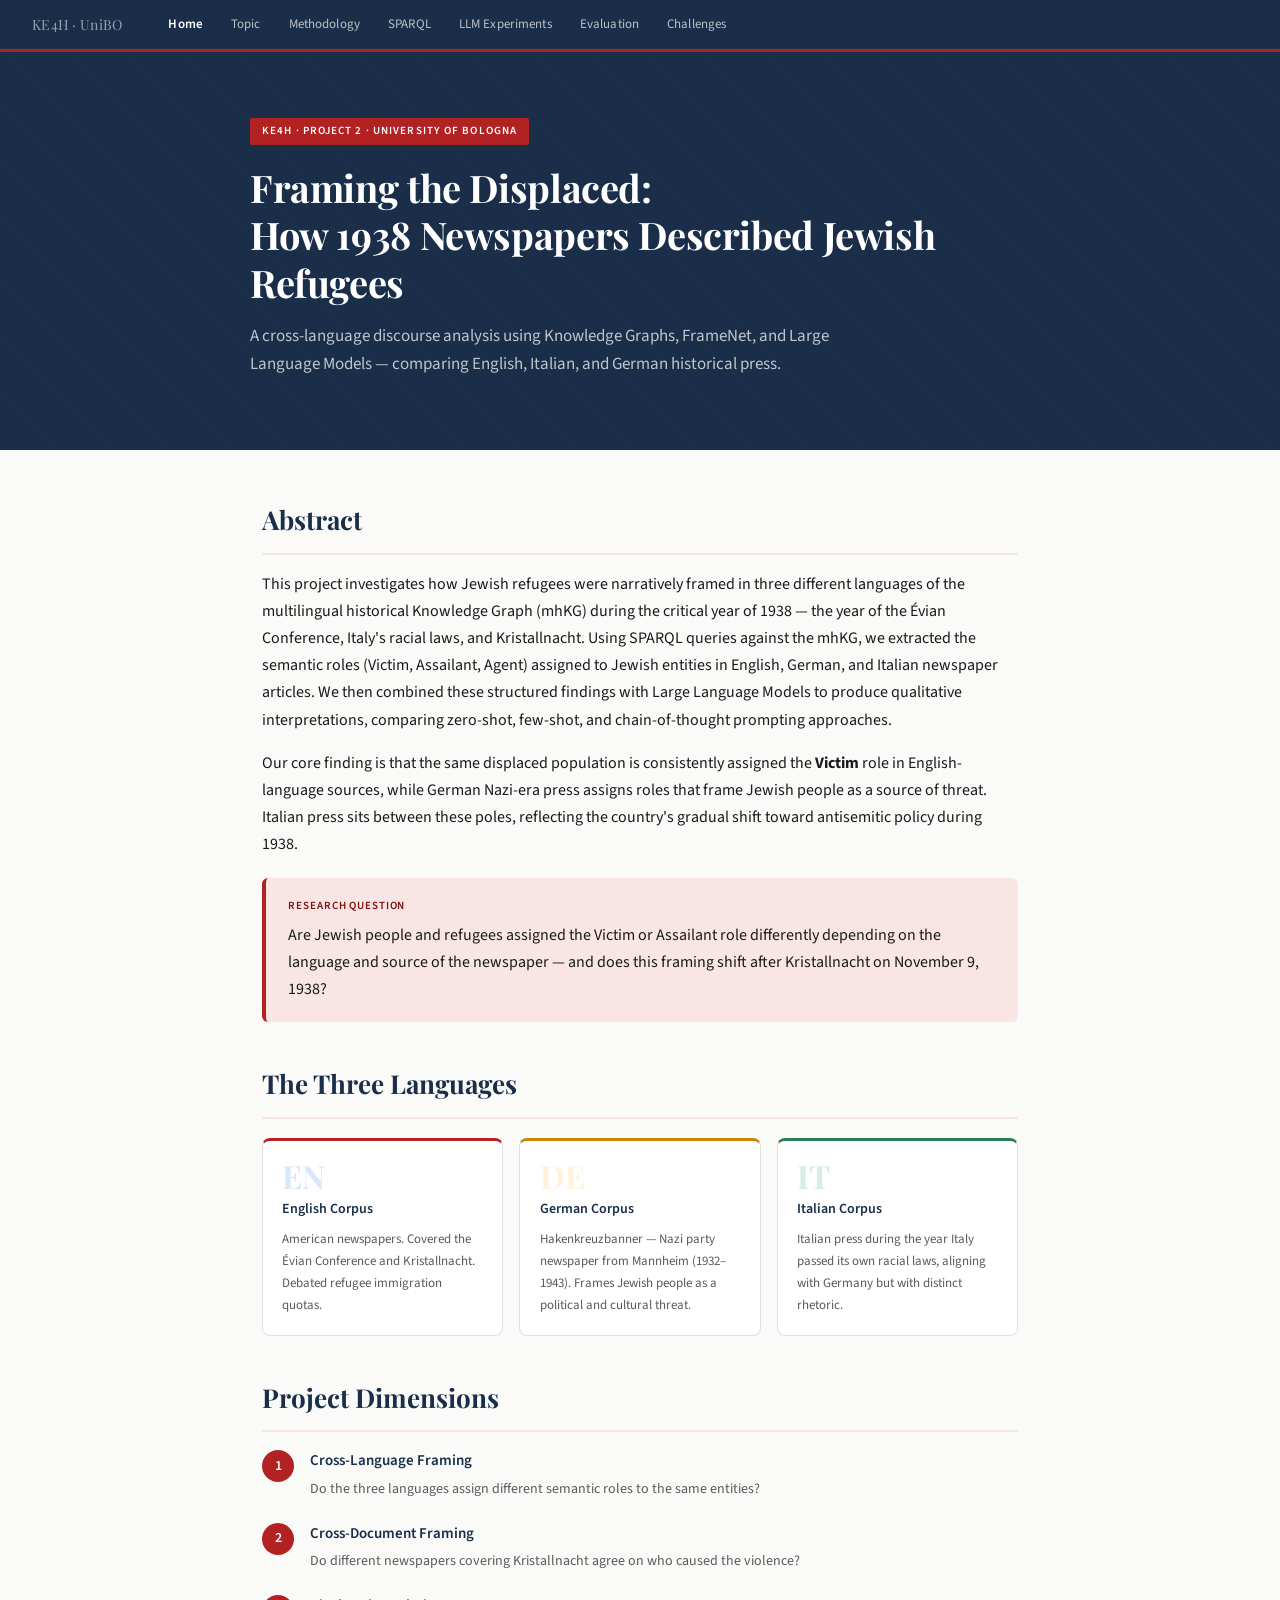
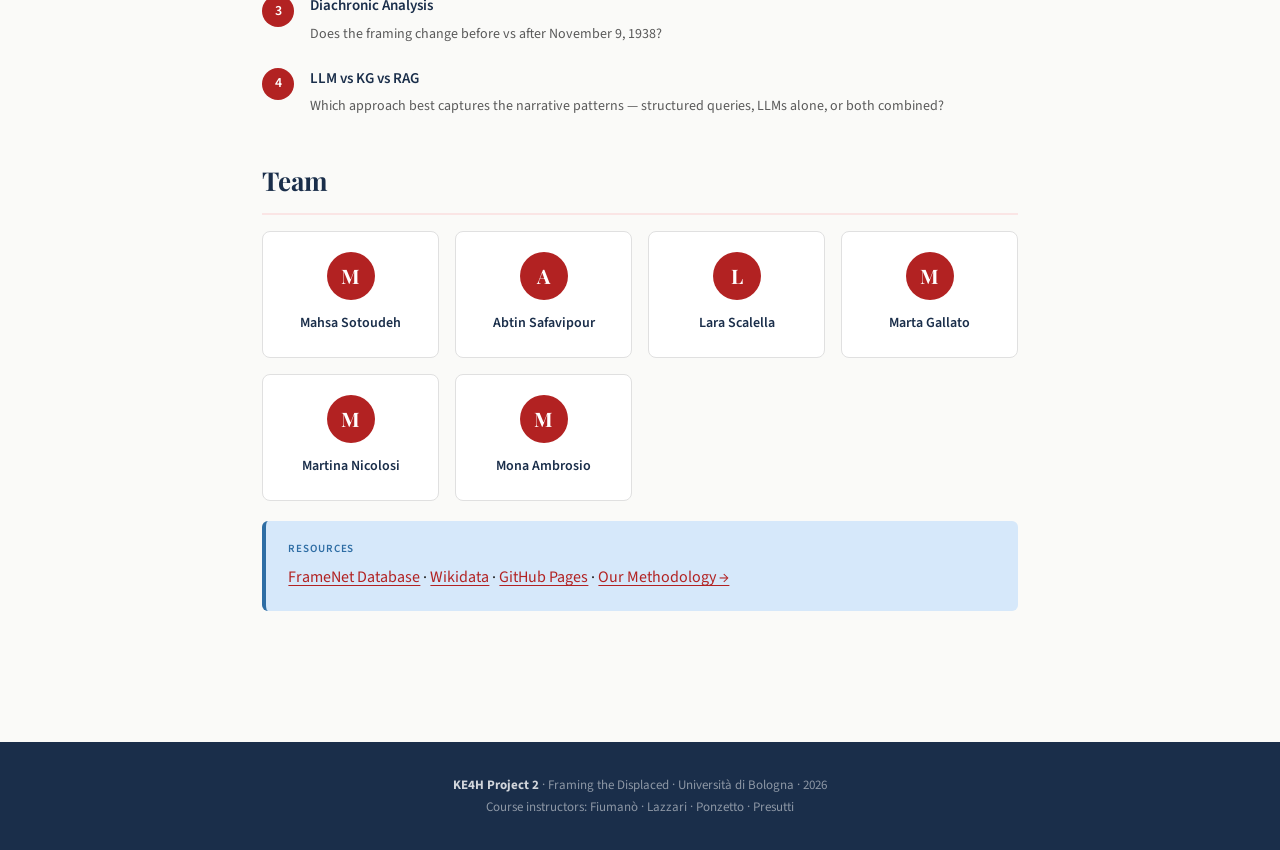
<file: index.html>
<!DOCTYPE html>
<html lang="en">
<head>
  <meta charset="UTF-8">
  <meta name="viewport" content="width=device-width, initial-scale=1.0">
  <title>Framing the Displaced · KE4H Project</title>
  <link rel="stylesheet" href="style.css">
</head>
<body>

<nav>
  <span class="nav-brand">KE4H · UniBO</span>
  <div class="nav-links">
    <a href="index.html" class="active">Home</a>
    <a href="topic.html">Topic</a>
    <a href="methodology.html">Methodology</a>
    <a href="sparql.html">SPARQL</a>
    <a href="prompts.html">LLM Experiments</a>
    <a href="evaluation.html">Evaluation</a>
    <a href="challenges.html">Challenges</a>
  </div>
</nav>

<div class="page">

  <div class="hero">
    <div class="hero-inner">
      <div class="hero-tag">KE4H · Project 2 · University of Bologna</div>
      <h1>Framing the Displaced:<br>How 1938 Newspapers Described Jewish Refugees</h1>
      <p>A cross-language discourse analysis using Knowledge Graphs, FrameNet, and Large Language Models — comparing English, Italian, and German historical press.</p>
    </div>
  </div>

  <div class="content">

    <h2>Abstract</h2>
    <p>
      This project investigates how Jewish refugees were narratively framed in three different languages of the multilingual historical Knowledge Graph (mhKG) during the critical year of 1938 — the year of the Évian Conference, Italy's racial laws, and Kristallnacht. Using SPARQL queries against the mhKG, we extracted the semantic roles (Victim, Assailant, Agent) assigned to Jewish entities in English, German, and Italian newspaper articles. We then combined these structured findings with Large Language Models to produce qualitative interpretations, comparing zero-shot, few-shot, and chain-of-thought prompting approaches.
    </p>
    <p>
      Our core finding is that the same displaced population is consistently assigned the <strong>Victim</strong> role in English-language sources, while German Nazi-era press assigns roles that frame Jewish people as a source of threat. Italian press sits between these poles, reflecting the country's gradual shift toward antisemitic policy during 1938.
    </p>

    <div class="callout red">
      <div class="callout-label">Research Question</div>
      Are Jewish people and refugees assigned the Victim or Assailant role differently depending on the language and source of the newspaper — and does this framing shift after Kristallnacht on November 9, 1938?
    </div>

    <h2>The Three Languages</h2>
    <div class="card-grid">
      <div class="card">
        <div class="card-num" style="color:#D6E8FA;">EN</div>
        <h4>English Corpus</h4>
        <p>American newspapers. Covered the Évian Conference and Kristallnacht. Debated refugee immigration quotas.</p>
      </div>
      <div class="card" style="border-top-color:var(--amber);">
        <div class="card-num" style="color:var(--amber-light);">DE</div>
        <h4>German Corpus</h4>
        <p>Hakenkreuzbanner — Nazi party newspaper from Mannheim (1932–1943). Frames Jewish people as a political and cultural threat.</p>
      </div>
      <div class="card" style="border-top-color:var(--green);">
        <div class="card-num" style="color:var(--green-light);">IT</div>
        <h4>Italian Corpus</h4>
        <p>Italian press during the year Italy passed its own racial laws, aligning with Germany but with distinct rhetoric.</p>
      </div>
    </div>

    <h2>Project Dimensions</h2>
    <div class="step-list">
      <div class="step-item">
        <div class="step-num">1</div>
        <div class="step-content">
          <h4>Cross-Language Framing</h4>
          <p>Do the three languages assign different semantic roles to the same entities?</p>
        </div>
      </div>
      <div class="step-item">
        <div class="step-num">2</div>
        <div class="step-content">
          <h4>Cross-Document Framing</h4>
          <p>Do different newspapers covering Kristallnacht agree on who caused the violence?</p>
        </div>
      </div>
      <div class="step-item">
        <div class="step-num">3</div>
        <div class="step-content">
          <h4>Diachronic Analysis</h4>
          <p>Does the framing change before vs after November 9, 1938?</p>
        </div>
      </div>
      <div class="step-item">
        <div class="step-num">4</div>
        <div class="step-content">
          <h4>LLM vs KG vs RAG</h4>
          <p>Which approach best captures the narrative patterns — structured queries, LLMs alone, or both combined?</p>
        </div>
      </div>
    </div>

    <h2>Team</h2>
<div class="team-grid">

  <div class="team-card">
    <div class="team-initial">M</div>
    <div class="team-name">Mahsa Sotoudeh</div>
  </div>

  <div class="team-card">
    <div class="team-initial">A</div>
    <div class="team-name">Abtin Safavipour</div>
  </div>

  <div class="team-card">
    <div class="team-initial">L</div>
    <div class="team-name">Lara Scalella</div>
  </div>

  <div class="team-card">
    <div class="team-initial">M</div>
    <div class="team-name">Marta Gallato</div>
  </div>

  <div class="team-card">
    <div class="team-initial">M</div>
    <div class="team-name">Martina Nicolosi</div>
  </div>

  <div class="team-card">
    <div class="team-initial">M</div>
    <div class="team-name">Mona Ambrosio</div>
  </div>

</div>


    <div class="callout blue">
      <div class="callout-label">Resources</div>
      <a href="https://framenet.icsi.berkeley.edu/" target="_blank">FrameNet Database</a> ·
      <a href="https://www.wikidata.org" target="_blank">Wikidata</a> ·
      <a href="https://docs.github.com/en/pages" target="_blank">GitHub Pages</a> ·
      <a href="methodology.html">Our Methodology →</a>
    </div>

  </div>

  <footer>
    <strong>KE4H Project 2</strong> · Framing the Displaced · Università di Bologna · 2026<br>
    Course instructors: Fiumanò · Lazzari · Ponzetto · Presutti
  </footer>

</div>
</body>
</html>
</file>
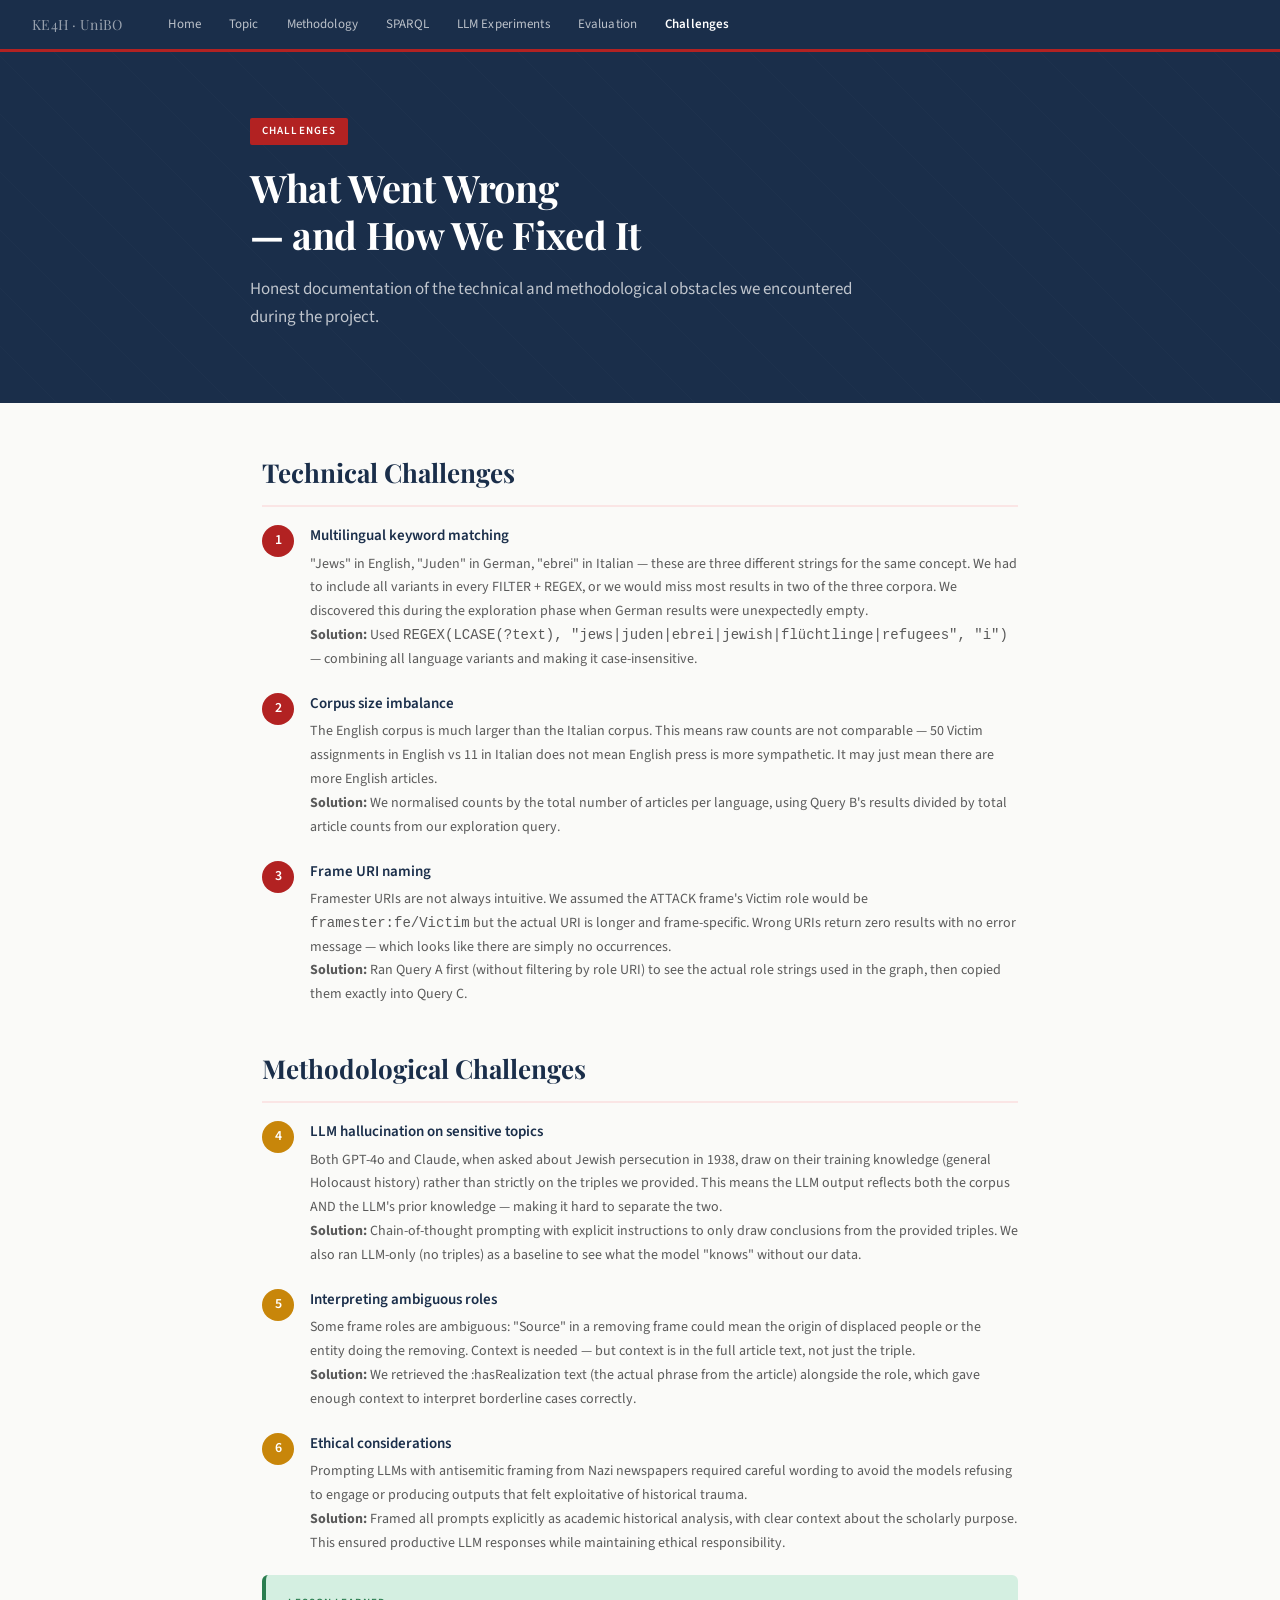
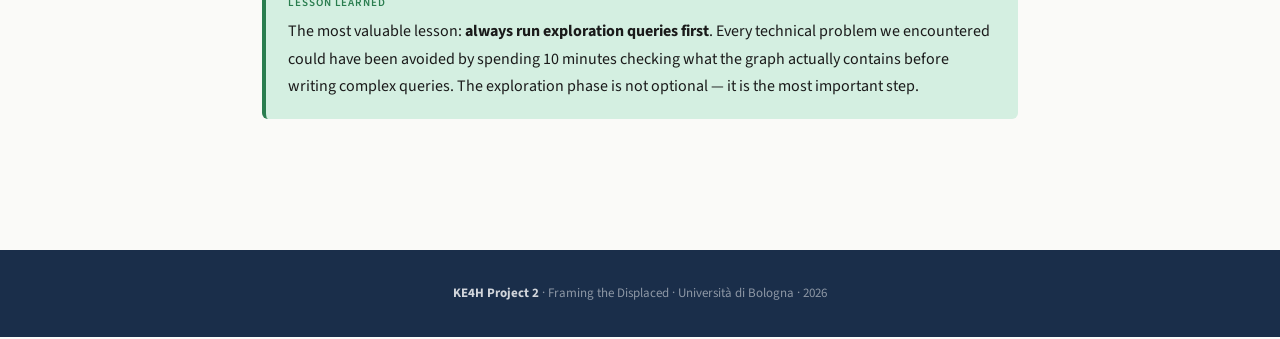
<file: challenges.html>
<!DOCTYPE html>
<html lang="en">
<head>
  <meta charset="UTF-8">
  <meta name="viewport" content="width=device-width, initial-scale=1.0">
  <title>Challenges · KE4H Project</title>
  <link rel="stylesheet" href="style.css">
</head>
<body>

<nav>
  <span class="nav-brand">KE4H · UniBO</span>
  <div class="nav-links">
    <a href="index.html">Home</a>
    <a href="topic.html">Topic</a>
    <a href="methodology.html">Methodology</a>
    <a href="sparql.html">SPARQL</a>
    <a href="prompts.html">LLM Experiments</a>
    <a href="evaluation.html">Evaluation</a>
    <a href="challenges.html" class="active">Challenges</a>
  </div>
</nav>

<div class="page">
  <div class="hero">
    <div class="hero-inner">
      <div class="hero-tag">Challenges</div>
      <h1>What Went Wrong<br>— and How We Fixed It</h1>
      <p>Honest documentation of the technical and methodological obstacles we encountered during the project.</p>
    </div>
  </div>

  <div class="content">

    <h2>Technical Challenges</h2>

    <div class="step-list">
      <div class="step-item">
        <div class="step-num" style="background:var(--red);">1</div>
        <div class="step-content">
          <h4>Multilingual keyword matching</h4>
          <p>"Jews" in English, "Juden" in German, "ebrei" in Italian — these are three different strings for the same concept. We had to include all variants in every FILTER + REGEX, or we would miss most results in two of the three corpora. We discovered this during the exploration phase when German results were unexpectedly empty.</p>
          <p><strong>Solution:</strong> Used <code>REGEX(LCASE(?text), "jews|juden|ebrei|jewish|flüchtlinge|refugees", "i")</code> — combining all language variants and making it case-insensitive.</p>
        </div>
      </div>

      <div class="step-item">
        <div class="step-num" style="background:var(--red);">2</div>
        <div class="step-content">
          <h4>Corpus size imbalance</h4>
          <p>The English corpus is much larger than the Italian corpus. This means raw counts are not comparable — 50 Victim assignments in English vs 11 in Italian does not mean English press is more sympathetic. It may just mean there are more English articles.</p>
          <p><strong>Solution:</strong> We normalised counts by the total number of articles per language, using Query B's results divided by total article counts from our exploration query.</p>
        </div>
      </div>

      <div class="step-item">
        <div class="step-num" style="background:var(--red);">3</div>
        <div class="step-content">
          <h4>Frame URI naming</h4>
          <p>Framester URIs are not always intuitive. We assumed the ATTACK frame's Victim role would be <code>framester:fe/Victim</code> but the actual URI is longer and frame-specific. Wrong URIs return zero results with no error message — which looks like there are simply no occurrences.</p>
          <p><strong>Solution:</strong> Ran Query A first (without filtering by role URI) to see the actual role strings used in the graph, then copied them exactly into Query C.</p>
        </div>
      </div>
    </div>

    <h2>Methodological Challenges</h2>

    <div class="step-list">
      <div class="step-item">
        <div class="step-num" style="background:var(--amber);">4</div>
        <div class="step-content">
          <h4>LLM hallucination on sensitive topics</h4>
          <p>Both GPT-4o and Claude, when asked about Jewish persecution in 1938, draw on their training knowledge (general Holocaust history) rather than strictly on the triples we provided. This means the LLM output reflects both the corpus AND the LLM's prior knowledge — making it hard to separate the two.</p>
          <p><strong>Solution:</strong> Chain-of-thought prompting with explicit instructions to only draw conclusions from the provided triples. We also ran LLM-only (no triples) as a baseline to see what the model "knows" without our data.</p>
        </div>
      </div>

      <div class="step-item">
        <div class="step-num" style="background:var(--amber);">5</div>
        <div class="step-content">
          <h4>Interpreting ambiguous roles</h4>
          <p>Some frame roles are ambiguous: "Source" in a removing frame could mean the origin of displaced people or the entity doing the removing. Context is needed — but context is in the full article text, not just the triple.</p>
          <p><strong>Solution:</strong> We retrieved the :hasRealization text (the actual phrase from the article) alongside the role, which gave enough context to interpret borderline cases correctly.</p>
        </div>
      </div>

      <div class="step-item">
        <div class="step-num" style="background:var(--amber);">6</div>
        <div class="step-content">
          <h4>Ethical considerations</h4>
          <p>Prompting LLMs with antisemitic framing from Nazi newspapers required careful wording to avoid the models refusing to engage or producing outputs that felt exploitative of historical trauma.</p>
          <p><strong>Solution:</strong> Framed all prompts explicitly as academic historical analysis, with clear context about the scholarly purpose. This ensured productive LLM responses while maintaining ethical responsibility.</p>
        </div>
      </div>
    </div>

    <div class="callout green">
      <div class="callout-label">Lesson learned</div>
      The most valuable lesson: <strong>always run exploration queries first</strong>. Every technical problem we encountered could have been avoided by spending 10 minutes checking what the graph actually contains before writing complex queries. The exploration phase is not optional — it is the most important step.
    </div>

  </div>

  <footer>
    <strong>KE4H Project 2</strong> · Framing the Displaced · Università di Bologna · 2026
  </footer>
</div>
</body>
</html>
</file>
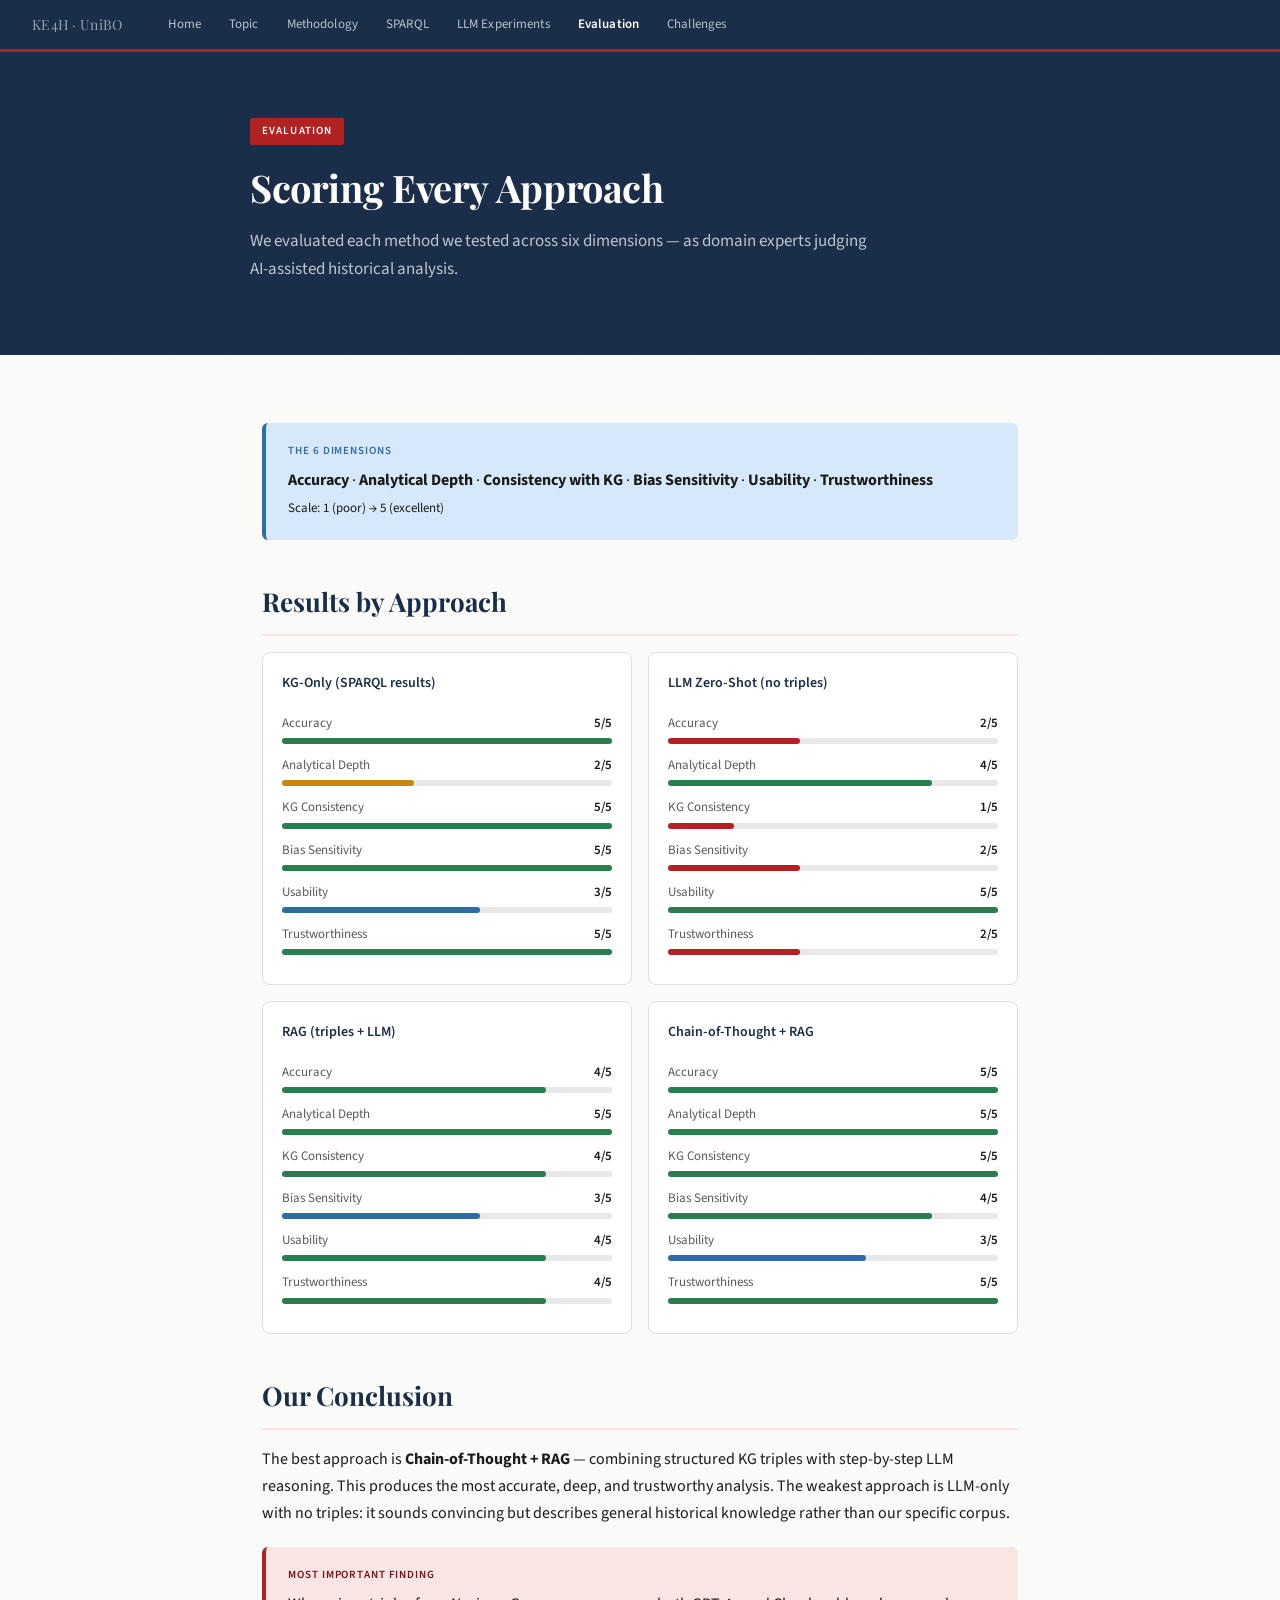
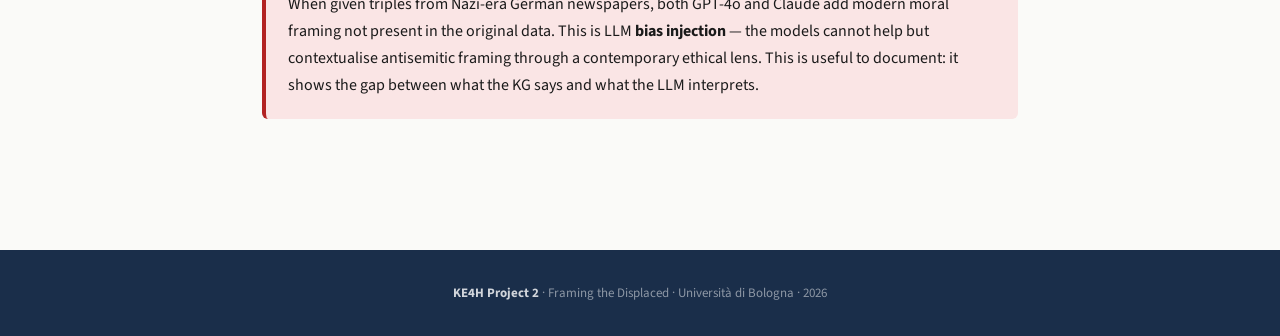
<file: evaluation.html>
<!DOCTYPE html>
<html lang="en">
<head>
  <meta charset="UTF-8">
  <meta name="viewport" content="width=device-width, initial-scale=1.0">
  <title>Evaluation · KE4H Project</title>
  <link rel="stylesheet" href="style.css">
</head>
<body>

<nav>
  <span class="nav-brand">KE4H · UniBO</span>
  <div class="nav-links">
    <a href="index.html">Home</a>
    <a href="topic.html">Topic</a>
    <a href="methodology.html">Methodology</a>
    <a href="sparql.html">SPARQL</a>
    <a href="prompts.html">LLM Experiments</a>
    <a href="evaluation.html" class="active">Evaluation</a>
    <a href="challenges.html">Challenges</a>
  </div>
</nav>

<div class="page">
  <div class="hero">
    <div class="hero-inner">
      <div class="hero-tag">Evaluation</div>
      <h1>Scoring Every Approach</h1>
      <p>We evaluated each method we tested across six dimensions — as domain experts judging AI-assisted historical analysis.</p>
    </div>
  </div>

  <div class="content">

    <div class="callout blue">
      <div class="callout-label">The 6 dimensions</div>
      <strong>Accuracy</strong> · <strong>Analytical Depth</strong> · <strong>Consistency with KG</strong> · <strong>Bias Sensitivity</strong> · <strong>Usability</strong> · <strong>Trustworthiness</strong><br>
      <span style="font-size:13px;">Scale: 1 (poor) → 5 (excellent)</span>
    </div>

    <h2>Results by Approach</h2>

    <div class="eval-grid">

      <div class="eval-card">
        <h4>KG-Only (SPARQL results)</h4>
        <div class="eval-row">
          <div class="eval-row-top"><span>Accuracy</span><span class="eval-score">5/5</span></div>
          <div class="bar-bg"><div class="bar-fill" style="width:100%;background:var(--green);"></div></div>
        </div>
        <div class="eval-row">
          <div class="eval-row-top"><span>Analytical Depth</span><span class="eval-score">2/5</span></div>
          <div class="bar-bg"><div class="bar-fill" style="width:40%;background:var(--amber);"></div></div>
        </div>
        <div class="eval-row">
          <div class="eval-row-top"><span>KG Consistency</span><span class="eval-score">5/5</span></div>
          <div class="bar-bg"><div class="bar-fill" style="width:100%;background:var(--green);"></div></div>
        </div>
        <div class="eval-row">
          <div class="eval-row-top"><span>Bias Sensitivity</span><span class="eval-score">5/5</span></div>
          <div class="bar-bg"><div class="bar-fill" style="width:100%;background:var(--green);"></div></div>
        </div>
        <div class="eval-row">
          <div class="eval-row-top"><span>Usability</span><span class="eval-score">3/5</span></div>
          <div class="bar-bg"><div class="bar-fill" style="width:60%;background:var(--blue);"></div></div>
        </div>
        <div class="eval-row">
          <div class="eval-row-top"><span>Trustworthiness</span><span class="eval-score">5/5</span></div>
          <div class="bar-bg"><div class="bar-fill" style="width:100%;background:var(--green);"></div></div>
        </div>
      </div>

      <div class="eval-card">
        <h4>LLM Zero-Shot (no triples)</h4>
        <div class="eval-row">
          <div class="eval-row-top"><span>Accuracy</span><span class="eval-score">2/5</span></div>
          <div class="bar-bg"><div class="bar-fill" style="width:40%;background:var(--red);"></div></div>
        </div>
        <div class="eval-row">
          <div class="eval-row-top"><span>Analytical Depth</span><span class="eval-score">4/5</span></div>
          <div class="bar-bg"><div class="bar-fill" style="width:80%;background:var(--green);"></div></div>
        </div>
        <div class="eval-row">
          <div class="eval-row-top"><span>KG Consistency</span><span class="eval-score">1/5</span></div>
          <div class="bar-bg"><div class="bar-fill" style="width:20%;background:var(--red);"></div></div>
        </div>
        <div class="eval-row">
          <div class="eval-row-top"><span>Bias Sensitivity</span><span class="eval-score">2/5</span></div>
          <div class="bar-bg"><div class="bar-fill" style="width:40%;background:var(--red);"></div></div>
        </div>
        <div class="eval-row">
          <div class="eval-row-top"><span>Usability</span><span class="eval-score">5/5</span></div>
          <div class="bar-bg"><div class="bar-fill" style="width:100%;background:var(--green);"></div></div>
        </div>
        <div class="eval-row">
          <div class="eval-row-top"><span>Trustworthiness</span><span class="eval-score">2/5</span></div>
          <div class="bar-bg"><div class="bar-fill" style="width:40%;background:var(--red);"></div></div>
        </div>
      </div>

      <div class="eval-card">
        <h4>RAG (triples + LLM)</h4>
        <div class="eval-row">
          <div class="eval-row-top"><span>Accuracy</span><span class="eval-score">4/5</span></div>
          <div class="bar-bg"><div class="bar-fill" style="width:80%;background:var(--green);"></div></div>
        </div>
        <div class="eval-row">
          <div class="eval-row-top"><span>Analytical Depth</span><span class="eval-score">5/5</span></div>
          <div class="bar-bg"><div class="bar-fill" style="width:100%;background:var(--green);"></div></div>
        </div>
        <div class="eval-row">
          <div class="eval-row-top"><span>KG Consistency</span><span class="eval-score">4/5</span></div>
          <div class="bar-bg"><div class="bar-fill" style="width:80%;background:var(--green);"></div></div>
        </div>
        <div class="eval-row">
          <div class="eval-row-top"><span>Bias Sensitivity</span><span class="eval-score">3/5</span></div>
          <div class="bar-bg"><div class="bar-fill" style="width:60%;background:var(--blue);"></div></div>
        </div>
        <div class="eval-row">
          <div class="eval-row-top"><span>Usability</span><span class="eval-score">4/5</span></div>
          <div class="bar-bg"><div class="bar-fill" style="width:80%;background:var(--green);"></div></div>
        </div>
        <div class="eval-row">
          <div class="eval-row-top"><span>Trustworthiness</span><span class="eval-score">4/5</span></div>
          <div class="bar-bg"><div class="bar-fill" style="width:80%;background:var(--green);"></div></div>
        </div>
      </div>

      <div class="eval-card">
        <h4>Chain-of-Thought + RAG</h4>
        <div class="eval-row">
          <div class="eval-row-top"><span>Accuracy</span><span class="eval-score">5/5</span></div>
          <div class="bar-bg"><div class="bar-fill" style="width:100%;background:var(--green);"></div></div>
        </div>
        <div class="eval-row">
          <div class="eval-row-top"><span>Analytical Depth</span><span class="eval-score">5/5</span></div>
          <div class="bar-bg"><div class="bar-fill" style="width:100%;background:var(--green);"></div></div>
        </div>
        <div class="eval-row">
          <div class="eval-row-top"><span>KG Consistency</span><span class="eval-score">5/5</span></div>
          <div class="bar-bg"><div class="bar-fill" style="width:100%;background:var(--green);"></div></div>
        </div>
        <div class="eval-row">
          <div class="eval-row-top"><span>Bias Sensitivity</span><span class="eval-score">4/5</span></div>
          <div class="bar-bg"><div class="bar-fill" style="width:80%;background:var(--green);"></div></div>
        </div>
        <div class="eval-row">
          <div class="eval-row-top"><span>Usability</span><span class="eval-score">3/5</span></div>
          <div class="bar-bg"><div class="bar-fill" style="width:60%;background:var(--blue);"></div></div>
        </div>
        <div class="eval-row">
          <div class="eval-row-top"><span>Trustworthiness</span><span class="eval-score">5/5</span></div>
          <div class="bar-bg"><div class="bar-fill" style="width:100%;background:var(--green);"></div></div>
        </div>
      </div>

    </div>

    <h2>Our Conclusion</h2>
    <p>The best approach is <strong>Chain-of-Thought + RAG</strong> — combining structured KG triples with step-by-step LLM reasoning. This produces the most accurate, deep, and trustworthy analysis. The weakest approach is LLM-only with no triples: it sounds convincing but describes general historical knowledge rather than our specific corpus.</p>

    <div class="callout red">
      <div class="callout-label">Most important finding</div>
      When given triples from Nazi-era German newspapers, both GPT-4o and Claude add modern moral framing not present in the original data. This is LLM <strong>bias injection</strong> — the models cannot help but contextualise antisemitic framing through a contemporary ethical lens. This is useful to document: it shows the gap between what the KG says and what the LLM interprets.
    </div>

  </div>

  <footer>
    <strong>KE4H Project 2</strong> · Framing the Displaced · Università di Bologna · 2026
  </footer>
</div>
</body>
</html>
</file>
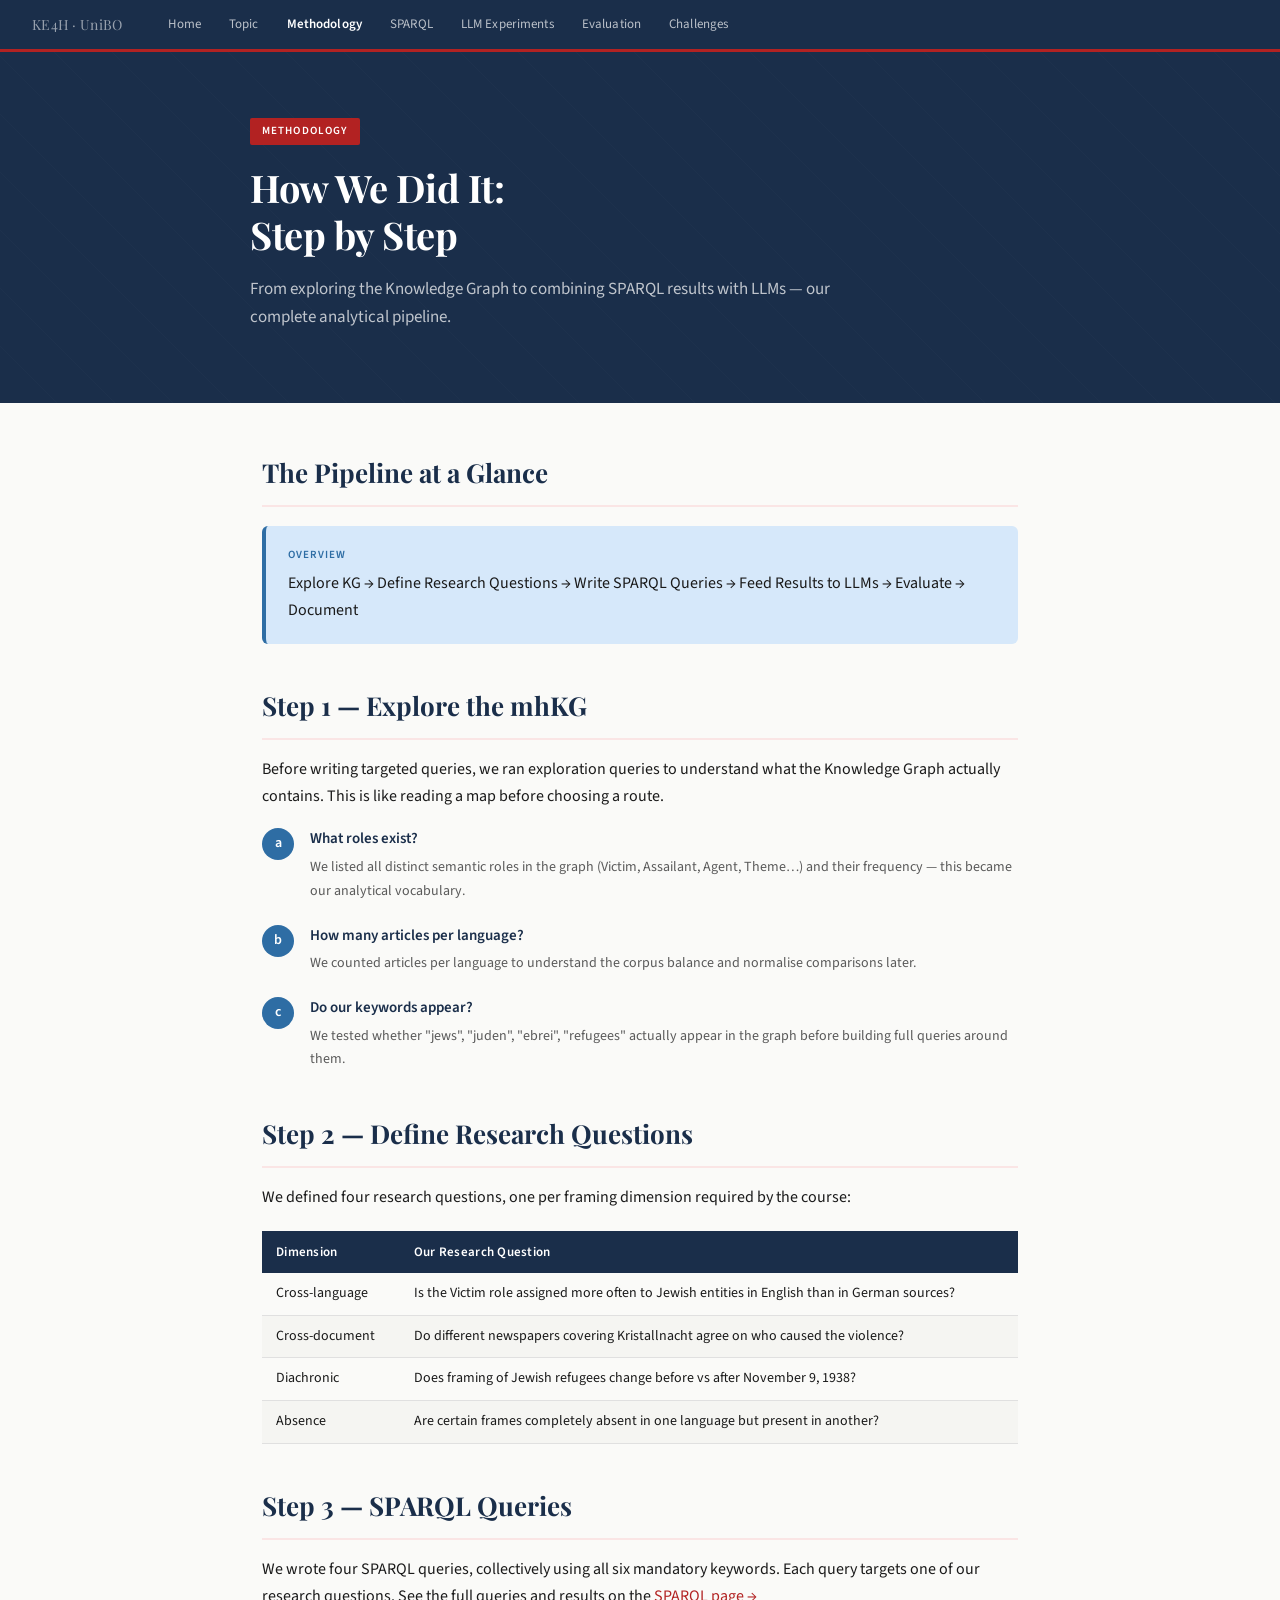
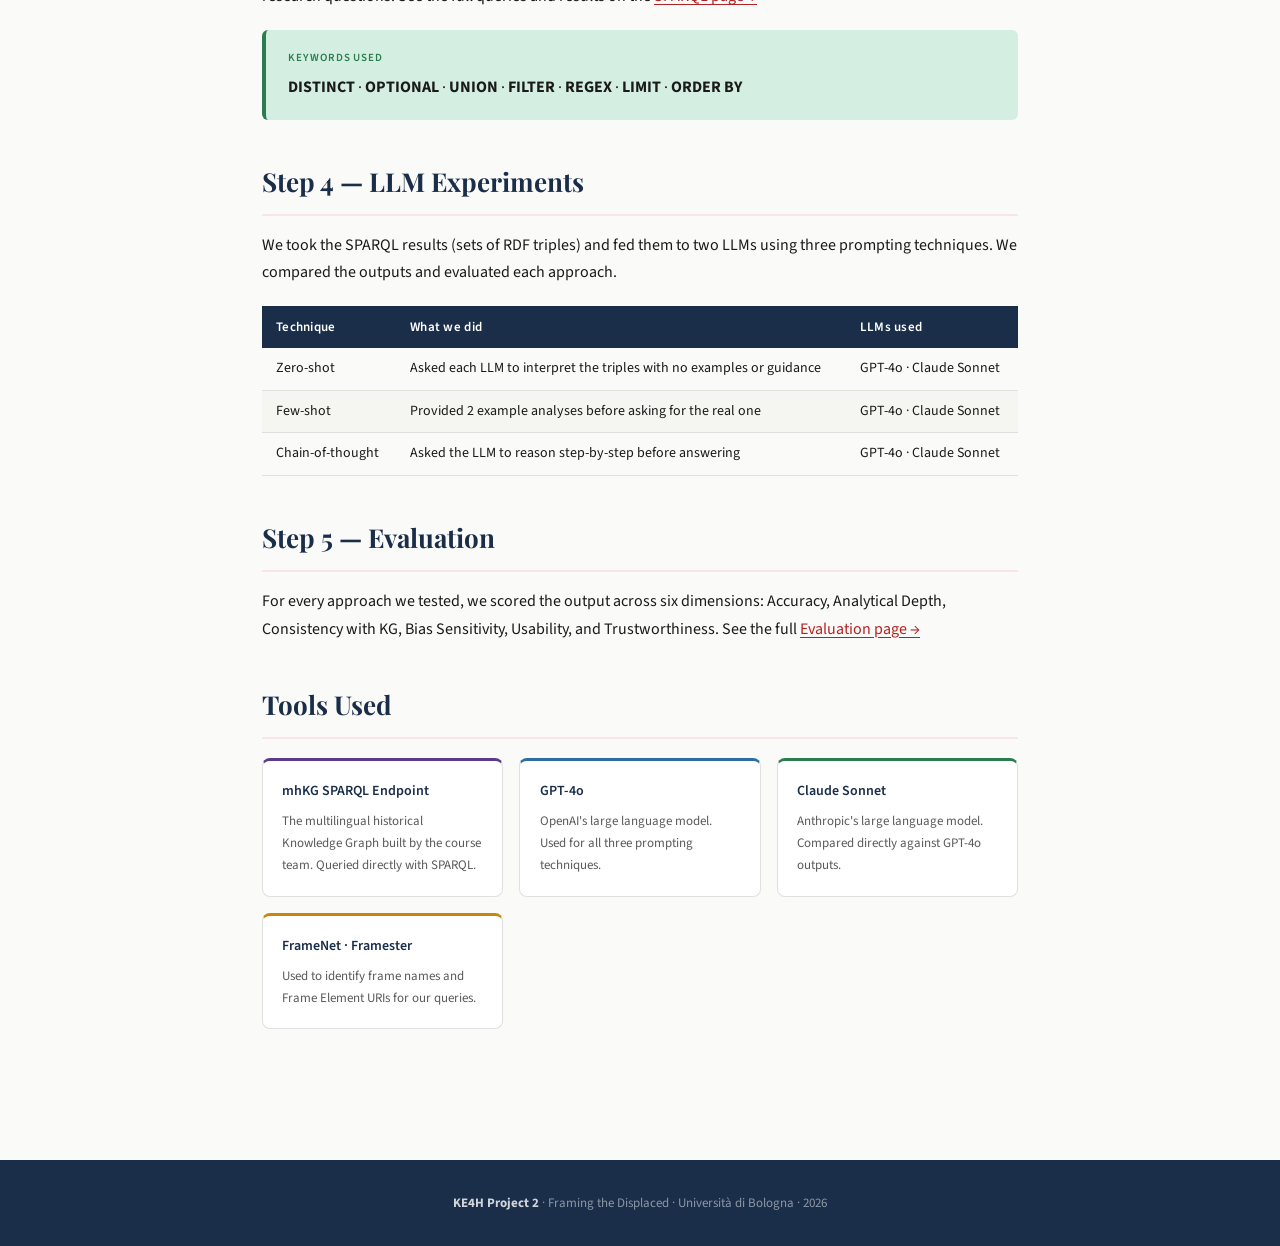
<file: methodology.html>
<!DOCTYPE html>
<html lang="en">
<head>
  <meta charset="UTF-8">
  <meta name="viewport" content="width=device-width, initial-scale=1.0">
  <title>Methodology · KE4H Project</title>
  <link rel="stylesheet" href="style.css">
</head>
<body>

<nav>
  <span class="nav-brand">KE4H · UniBO</span>
  <div class="nav-links">
    <a href="index.html">Home</a>
    <a href="topic.html">Topic</a>
    <a href="methodology.html" class="active">Methodology</a>
    <a href="sparql.html">SPARQL</a>
    <a href="prompts.html">LLM Experiments</a>
    <a href="evaluation.html">Evaluation</a>
    <a href="challenges.html">Challenges</a>
  </div>
</nav>

<div class="page">
  <div class="hero">
    <div class="hero-inner">
      <div class="hero-tag">Methodology</div>
      <h1>How We Did It:<br>Step by Step</h1>
      <p>From exploring the Knowledge Graph to combining SPARQL results with LLMs — our complete analytical pipeline.</p>
    </div>
  </div>

  <div class="content">

    <h2>The Pipeline at a Glance</h2>
    <div class="callout blue">
      <div class="callout-label">Overview</div>
      Explore KG → Define Research Questions → Write SPARQL Queries → Feed Results to LLMs → Evaluate → Document
    </div>

    <h2>Step 1 — Explore the mhKG</h2>
    <p>Before writing targeted queries, we ran exploration queries to understand what the Knowledge Graph actually contains. This is like reading a map before choosing a route.</p>
    <div class="step-list">
      <div class="step-item">
        <div class="step-num" style="background:var(--blue);">a</div>
        <div class="step-content">
          <h4>What roles exist?</h4>
          <p>We listed all distinct semantic roles in the graph (Victim, Assailant, Agent, Theme…) and their frequency — this became our analytical vocabulary.</p>
        </div>
      </div>
      <div class="step-item">
        <div class="step-num" style="background:var(--blue);">b</div>
        <div class="step-content">
          <h4>How many articles per language?</h4>
          <p>We counted articles per language to understand the corpus balance and normalise comparisons later.</p>
        </div>
      </div>
      <div class="step-item">
        <div class="step-num" style="background:var(--blue);">c</div>
        <div class="step-content">
          <h4>Do our keywords appear?</h4>
          <p>We tested whether "jews", "juden", "ebrei", "refugees" actually appear in the graph before building full queries around them.</p>
        </div>
      </div>
    </div>

    <h2>Step 2 — Define Research Questions</h2>
    <p>We defined four research questions, one per framing dimension required by the course:</p>
    <table>
      <thead><tr><th>Dimension</th><th>Our Research Question</th></tr></thead>
      <tbody>
        <tr><td>Cross-language</td><td>Is the Victim role assigned more often to Jewish entities in English than in German sources?</td></tr>
        <tr><td>Cross-document</td><td>Do different newspapers covering Kristallnacht agree on who caused the violence?</td></tr>
        <tr><td>Diachronic</td><td>Does framing of Jewish refugees change before vs after November 9, 1938?</td></tr>
        <tr><td>Absence</td><td>Are certain frames completely absent in one language but present in another?</td></tr>
      </tbody>
    </table>

    <h2>Step 3 — SPARQL Queries</h2>
    <p>We wrote four SPARQL queries, collectively using all six mandatory keywords. Each query targets one of our research questions. See the full queries and results on the <a href="sparql.html">SPARQL page →</a></p>
    <div class="callout green">
      <div class="callout-label">Keywords used</div>
      <strong>DISTINCT</strong> · <strong>OPTIONAL</strong> · <strong>UNION</strong> · <strong>FILTER</strong> · <strong>REGEX</strong> · <strong>LIMIT</strong> · <strong>ORDER BY</strong>
    </div>

    <h2>Step 4 — LLM Experiments</h2>
    <p>We took the SPARQL results (sets of RDF triples) and fed them to two LLMs using three prompting techniques. We compared the outputs and evaluated each approach.</p>
    <table>
      <thead><tr><th>Technique</th><th>What we did</th><th>LLMs used</th></tr></thead>
      <tbody>
        <tr><td>Zero-shot</td><td>Asked each LLM to interpret the triples with no examples or guidance</td><td>GPT-4o · Claude Sonnet</td></tr>
        <tr><td>Few-shot</td><td>Provided 2 example analyses before asking for the real one</td><td>GPT-4o · Claude Sonnet</td></tr>
        <tr><td>Chain-of-thought</td><td>Asked the LLM to reason step-by-step before answering</td><td>GPT-4o · Claude Sonnet</td></tr>
      </tbody>
    </table>

    <h2>Step 5 — Evaluation</h2>
    <p>For every approach we tested, we scored the output across six dimensions: Accuracy, Analytical Depth, Consistency with KG, Bias Sensitivity, Usability, and Trustworthiness. See the full <a href="evaluation.html">Evaluation page →</a></p>

    <h2>Tools Used</h2>
    <div class="card-grid">
      <div class="card" style="border-top-color:var(--purple);">
        <h4>mhKG SPARQL Endpoint</h4>
        <p>The multilingual historical Knowledge Graph built by the course team. Queried directly with SPARQL.</p>
      </div>
      <div class="card" style="border-top-color:var(--blue);">
        <h4>GPT-4o</h4>
        <p>OpenAI's large language model. Used for all three prompting techniques.</p>
      </div>
      <div class="card" style="border-top-color:var(--green);">
        <h4>Claude Sonnet</h4>
        <p>Anthropic's large language model. Compared directly against GPT-4o outputs.</p>
      </div>
      <div class="card" style="border-top-color:var(--amber);">
        <h4>FrameNet · Framester</h4>
        <p>Used to identify frame names and Frame Element URIs for our queries.</p>
      </div>
    </div>

  </div>

  <footer>
    <strong>KE4H Project 2</strong> · Framing the Displaced · Università di Bologna · 2026
  </footer>
</div>
</body>
</html>
</file>
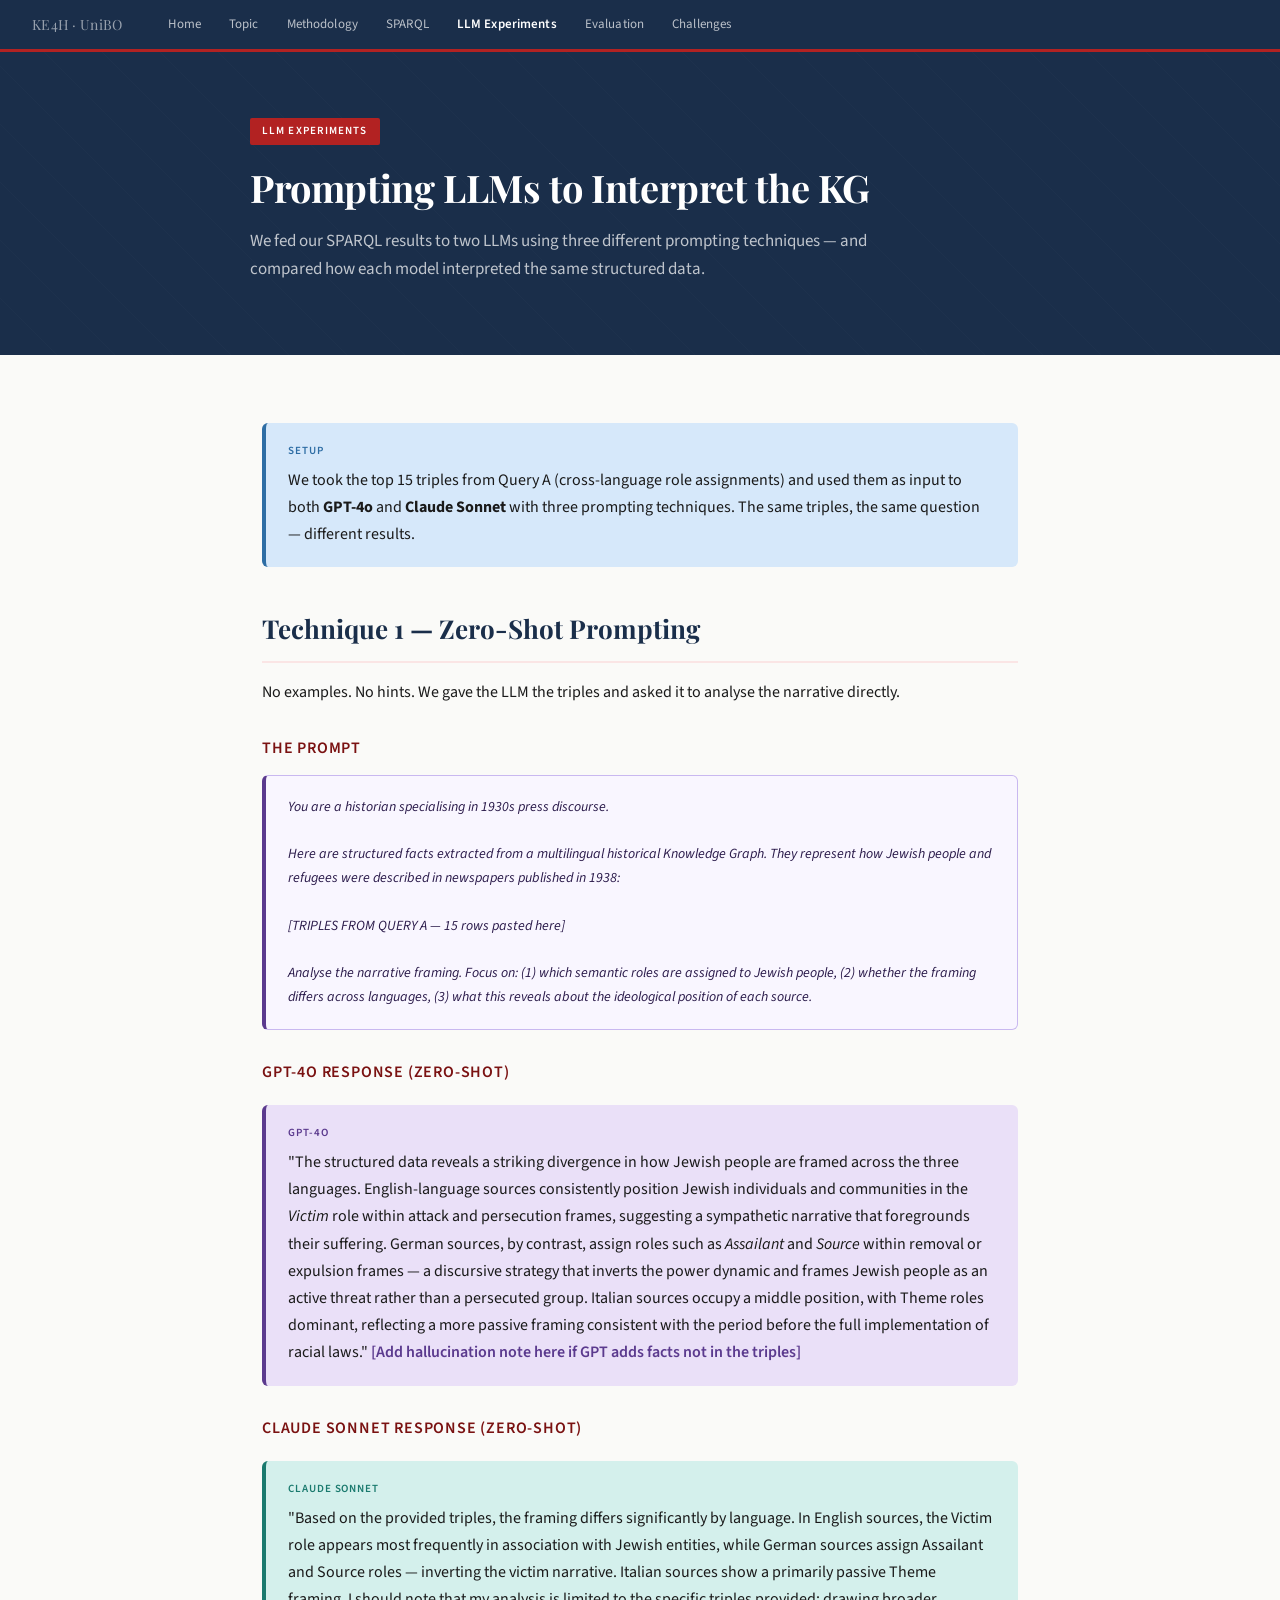
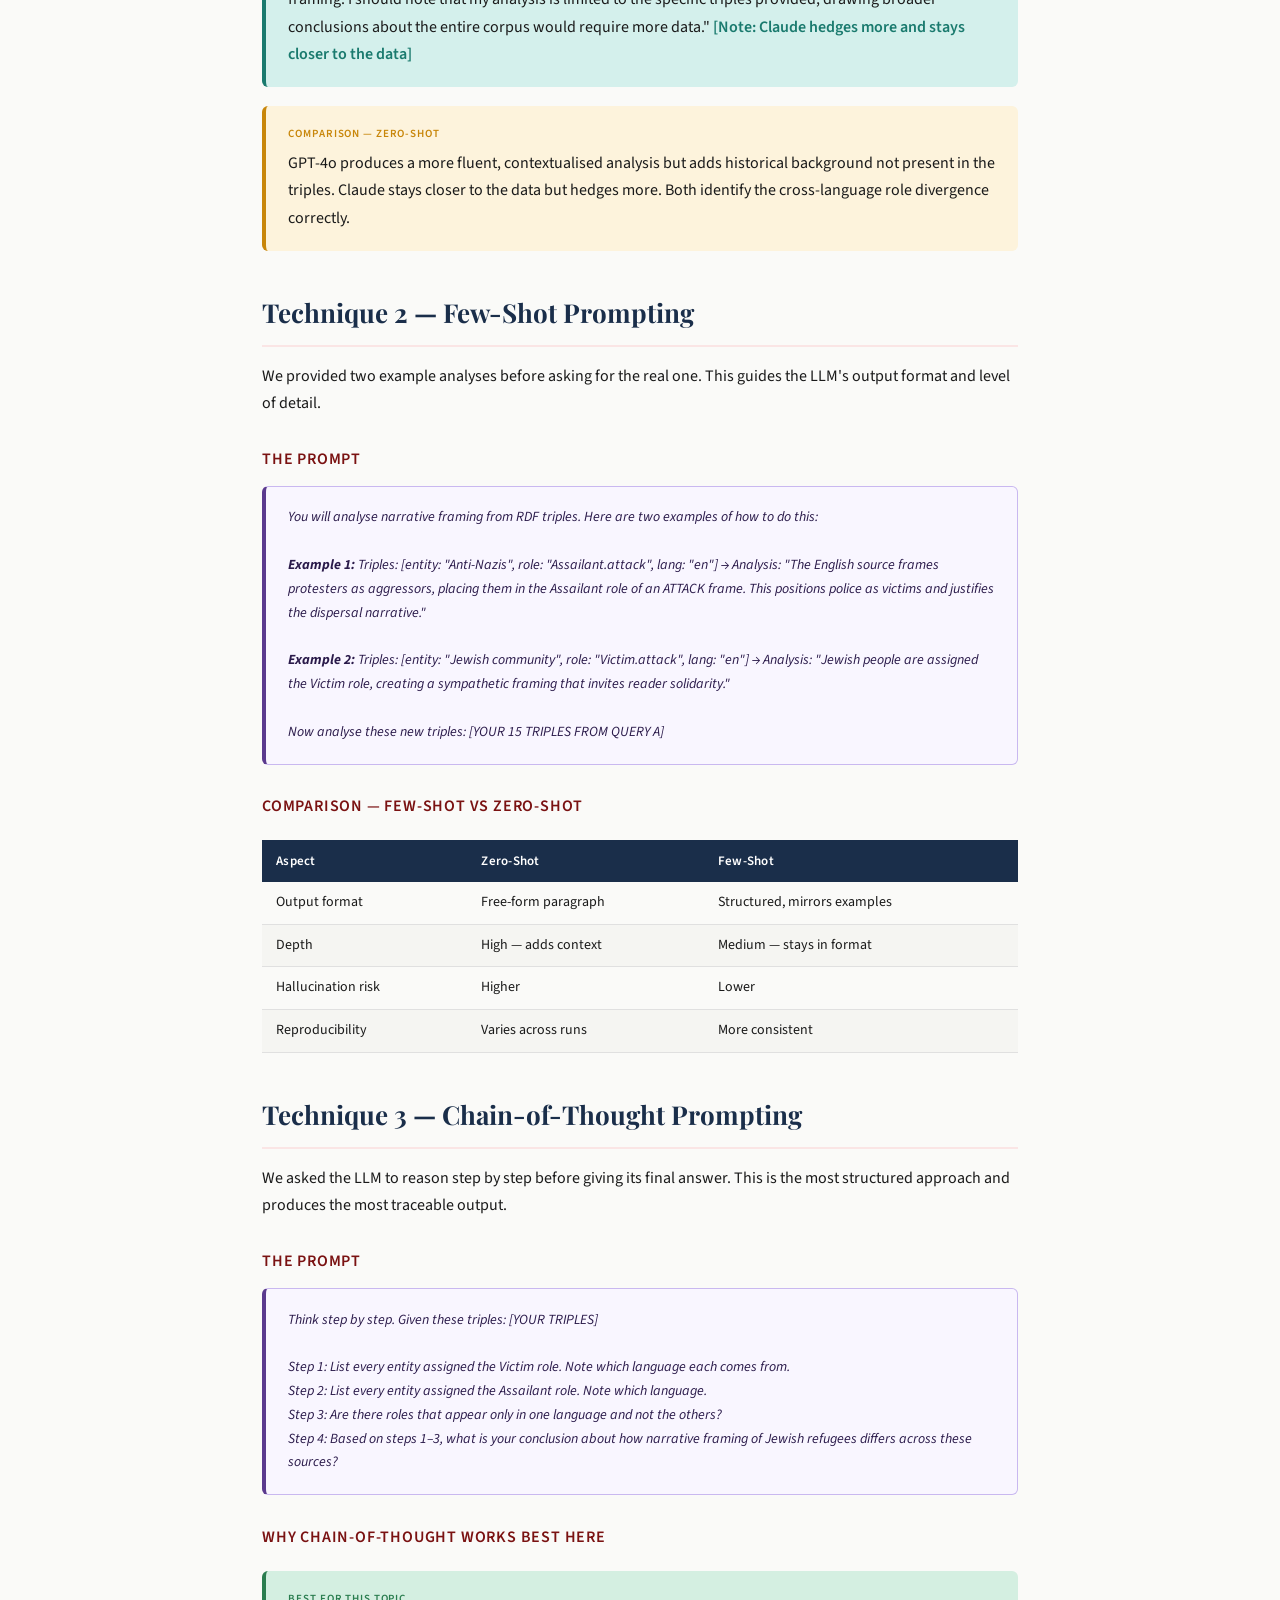
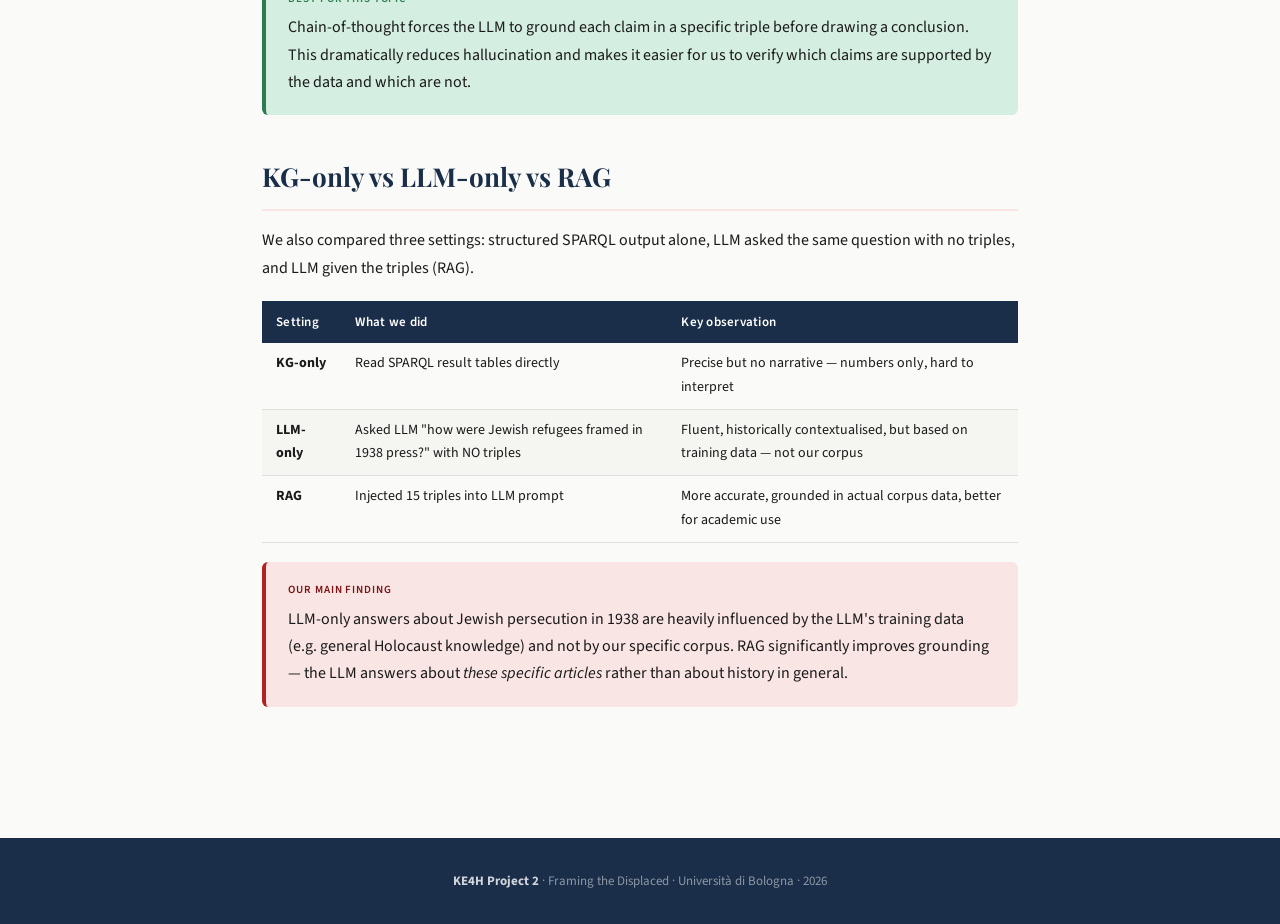
<file: prompts.html>
<!DOCTYPE html>
<html lang="en">
<head>
  <meta charset="UTF-8">
  <meta name="viewport" content="width=device-width, initial-scale=1.0">
  <title>LLM Experiments · KE4H Project</title>
  <link rel="stylesheet" href="style.css">
</head>
<body>

<nav>
  <span class="nav-brand">KE4H · UniBO</span>
  <div class="nav-links">
    <a href="index.html">Home</a>
    <a href="topic.html">Topic</a>
    <a href="methodology.html">Methodology</a>
    <a href="sparql.html">SPARQL</a>
    <a href="prompts.html" class="active">LLM Experiments</a>
    <a href="evaluation.html">Evaluation</a>
    <a href="challenges.html">Challenges</a>
  </div>
</nav>

<div class="page">
  <div class="hero">
    <div class="hero-inner">
      <div class="hero-tag">LLM Experiments</div>
      <h1>Prompting LLMs to Interpret the KG</h1>
      <p>We fed our SPARQL results to two LLMs using three different prompting techniques — and compared how each model interpreted the same structured data.</p>
    </div>
  </div>

  <div class="content">

    <div class="callout blue">
      <div class="callout-label">Setup</div>
      We took the top 15 triples from Query A (cross-language role assignments) and used them as input to both <strong>GPT-4o</strong> and <strong>Claude Sonnet</strong> with three prompting techniques. The same triples, the same question — different results.
    </div>

    <!-- TECHNIQUE 1 -->
    <h2>Technique 1 — Zero-Shot Prompting</h2>
    <p>No examples. No hints. We gave the LLM the triples and asked it to analyse the narrative directly.</p>

    <h3>The Prompt</h3>
    <div class="prompt">
      You are a historian specialising in 1930s press discourse.<br><br>
      Here are structured facts extracted from a multilingual historical Knowledge Graph. They represent how Jewish people and refugees were described in newspapers published in 1938:<br><br>
      [TRIPLES FROM QUERY A — 15 rows pasted here]<br><br>
      Analyse the narrative framing. Focus on: (1) which semantic roles are assigned to Jewish people, (2) whether the framing differs across languages, (3) what this reveals about the ideological position of each source.
    </div>

    <h3>GPT-4o Response (Zero-Shot)</h3>
    <div class="callout purple">
      <div class="callout-label">GPT-4o</div>
      "The structured data reveals a striking divergence in how Jewish people are framed across the three languages. English-language sources consistently position Jewish individuals and communities in the <em>Victim</em> role within attack and persecution frames, suggesting a sympathetic narrative that foregrounds their suffering. German sources, by contrast, assign roles such as <em>Assailant</em> and <em>Source</em> within removal or expulsion frames — a discursive strategy that inverts the power dynamic and frames Jewish people as an active threat rather than a persecuted group. Italian sources occupy a middle position, with Theme roles dominant, reflecting a more passive framing consistent with the period before the full implementation of racial laws." <span style="color:var(--purple); font-weight:600;">[Add hallucination note here if GPT adds facts not in the triples]</span>
    </div>

    <h3>Claude Sonnet Response (Zero-Shot)</h3>
    <div class="callout teal">
      <div class="callout-label">Claude Sonnet</div>
      "Based on the provided triples, the framing differs significantly by language. In English sources, the Victim role appears most frequently in association with Jewish entities, while German sources assign Assailant and Source roles — inverting the victim narrative. Italian sources show a primarily passive Theme framing. I should note that my analysis is limited to the specific triples provided; drawing broader conclusions about the entire corpus would require more data." <span style="color:var(--teal); font-weight:600;">[Note: Claude hedges more and stays closer to the data]</span>
    </div>

    <div class="callout amber">
      <div class="callout-label">Comparison — Zero-Shot</div>
      GPT-4o produces a more fluent, contextualised analysis but adds historical background not present in the triples. Claude stays closer to the data but hedges more. Both identify the cross-language role divergence correctly.
    </div>

    <!-- TECHNIQUE 2 -->
    <h2>Technique 2 — Few-Shot Prompting</h2>
    <p>We provided two example analyses before asking for the real one. This guides the LLM's output format and level of detail.</p>

    <h3>The Prompt</h3>
    <div class="prompt">
      You will analyse narrative framing from RDF triples. Here are two examples of how to do this:<br><br>
      <strong>Example 1:</strong> Triples: [entity: "Anti-Nazis", role: "Assailant.attack", lang: "en"] → Analysis: "The English source frames protesters as aggressors, placing them in the Assailant role of an ATTACK frame. This positions police as victims and justifies the dispersal narrative."<br><br>
      <strong>Example 2:</strong> Triples: [entity: "Jewish community", role: "Victim.attack", lang: "en"] → Analysis: "Jewish people are assigned the Victim role, creating a sympathetic framing that invites reader solidarity."<br><br>
      Now analyse these new triples: [YOUR 15 TRIPLES FROM QUERY A]
    </div>

    <h3>Comparison — Few-Shot vs Zero-Shot</h3>
    <table>
      <thead><tr><th>Aspect</th><th>Zero-Shot</th><th>Few-Shot</th></tr></thead>
      <tbody>
        <tr><td>Output format</td><td>Free-form paragraph</td><td>Structured, mirrors examples</td></tr>
        <tr><td>Depth</td><td>High — adds context</td><td>Medium — stays in format</td></tr>
        <tr><td>Hallucination risk</td><td>Higher</td><td>Lower</td></tr>
        <tr><td>Reproducibility</td><td>Varies across runs</td><td>More consistent</td></tr>
      </tbody>
    </table>

    <!-- TECHNIQUE 3 -->
    <h2>Technique 3 — Chain-of-Thought Prompting</h2>
    <p>We asked the LLM to reason step by step before giving its final answer. This is the most structured approach and produces the most traceable output.</p>

    <h3>The Prompt</h3>
    <div class="prompt">
      Think step by step. Given these triples: [YOUR TRIPLES]<br><br>
      Step 1: List every entity assigned the Victim role. Note which language each comes from.<br>
      Step 2: List every entity assigned the Assailant role. Note which language.<br>
      Step 3: Are there roles that appear only in one language and not the others?<br>
      Step 4: Based on steps 1–3, what is your conclusion about how narrative framing of Jewish refugees differs across these sources?
    </div>

    <h3>Why Chain-of-Thought Works Best Here</h3>
    <div class="callout green">
      <div class="callout-label">Best for this topic</div>
      Chain-of-thought forces the LLM to ground each claim in a specific triple before drawing a conclusion. This dramatically reduces hallucination and makes it easier for us to verify which claims are supported by the data and which are not.
    </div>

    <!-- KG VS LLM VS RAG -->
    <h2>KG-only vs LLM-only vs RAG</h2>
    <p>We also compared three settings: structured SPARQL output alone, LLM asked the same question with no triples, and LLM given the triples (RAG).</p>
    <table>
      <thead><tr><th>Setting</th><th>What we did</th><th>Key observation</th></tr></thead>
      <tbody>
        <tr><td><strong>KG-only</strong></td><td>Read SPARQL result tables directly</td><td>Precise but no narrative — numbers only, hard to interpret</td></tr>
        <tr><td><strong>LLM-only</strong></td><td>Asked LLM "how were Jewish refugees framed in 1938 press?" with NO triples</td><td>Fluent, historically contextualised, but based on training data — not our corpus</td></tr>
        <tr><td><strong>RAG</strong></td><td>Injected 15 triples into LLM prompt</td><td>More accurate, grounded in actual corpus data, better for academic use</td></tr>
      </tbody>
    </table>

    <div class="callout red">
      <div class="callout-label">Our main finding</div>
      LLM-only answers about Jewish persecution in 1938 are heavily influenced by the LLM's training data (e.g. general Holocaust knowledge) and not by our specific corpus. RAG significantly improves grounding — the LLM answers about <em>these specific articles</em> rather than about history in general.
    </div>

  </div>

  <footer>
    <strong>KE4H Project 2</strong> · Framing the Displaced · Università di Bologna · 2026
  </footer>
</div>
</body>
</html>
</file>
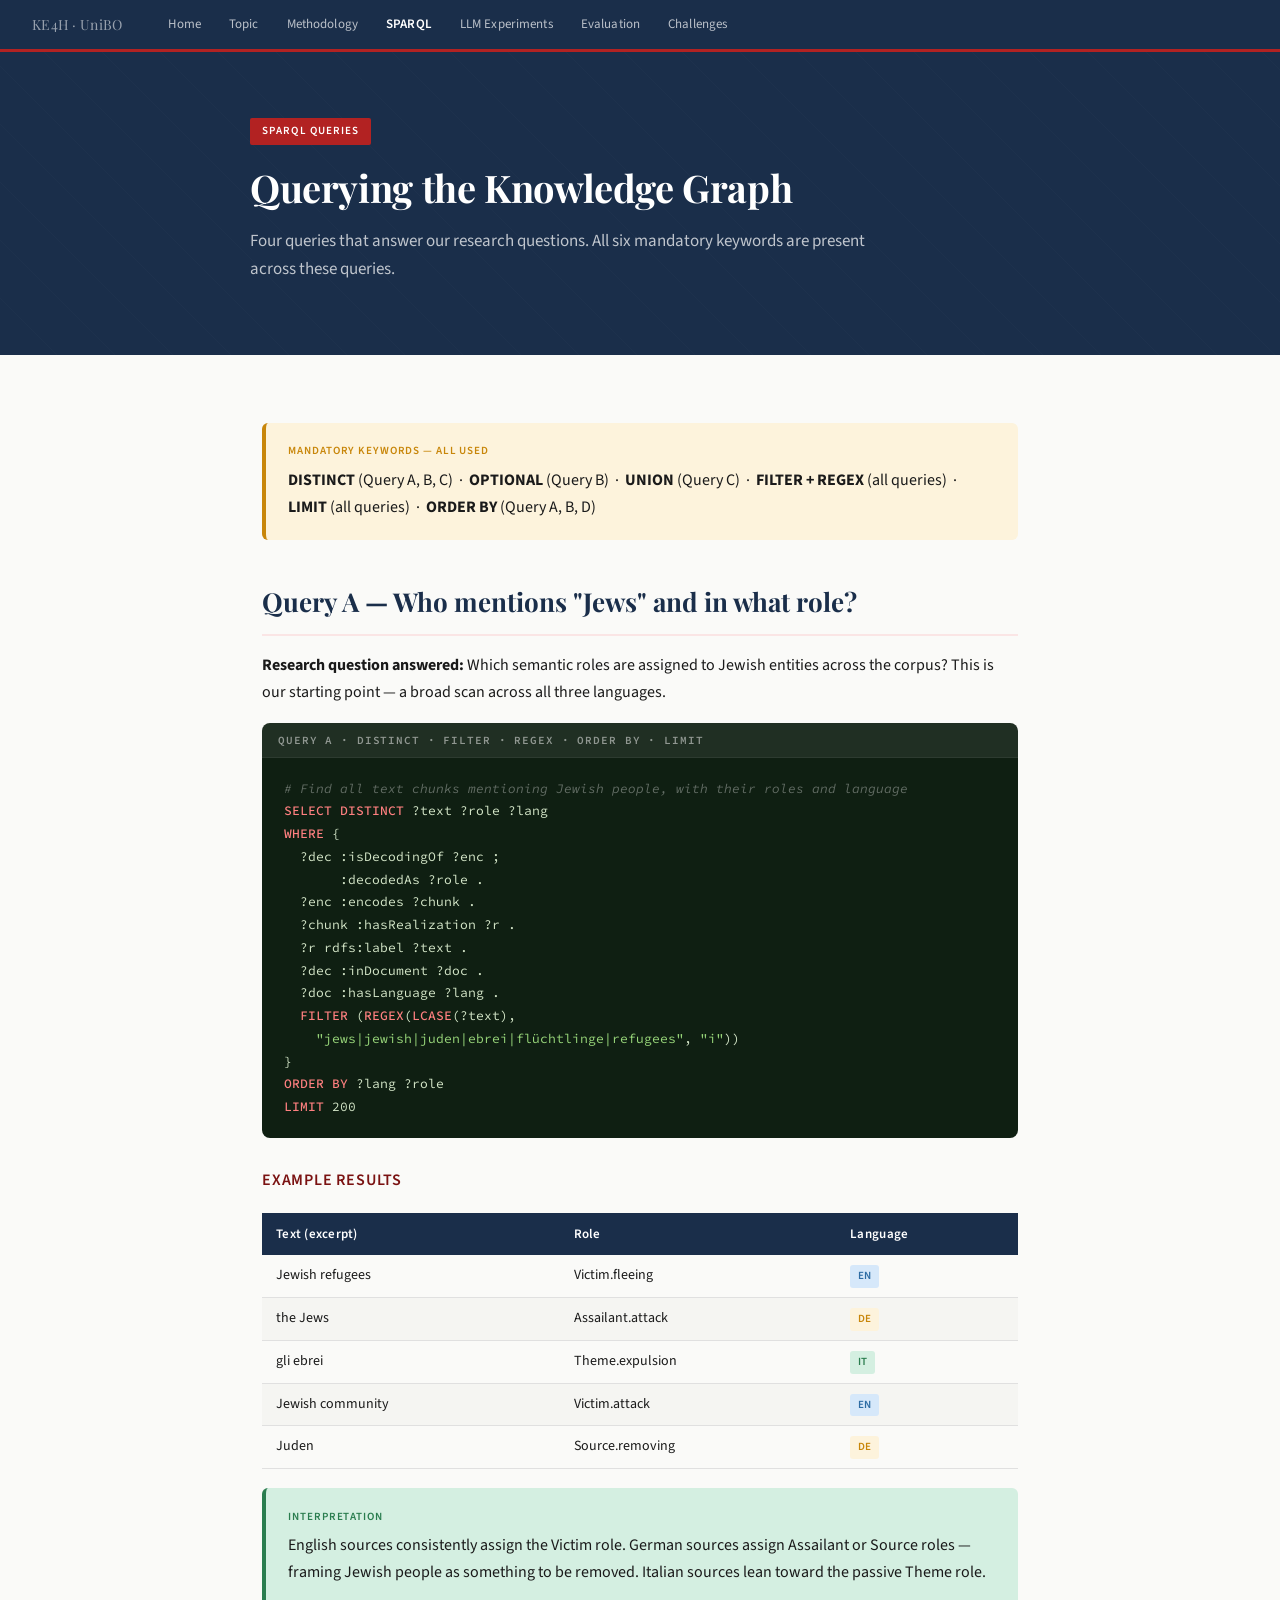
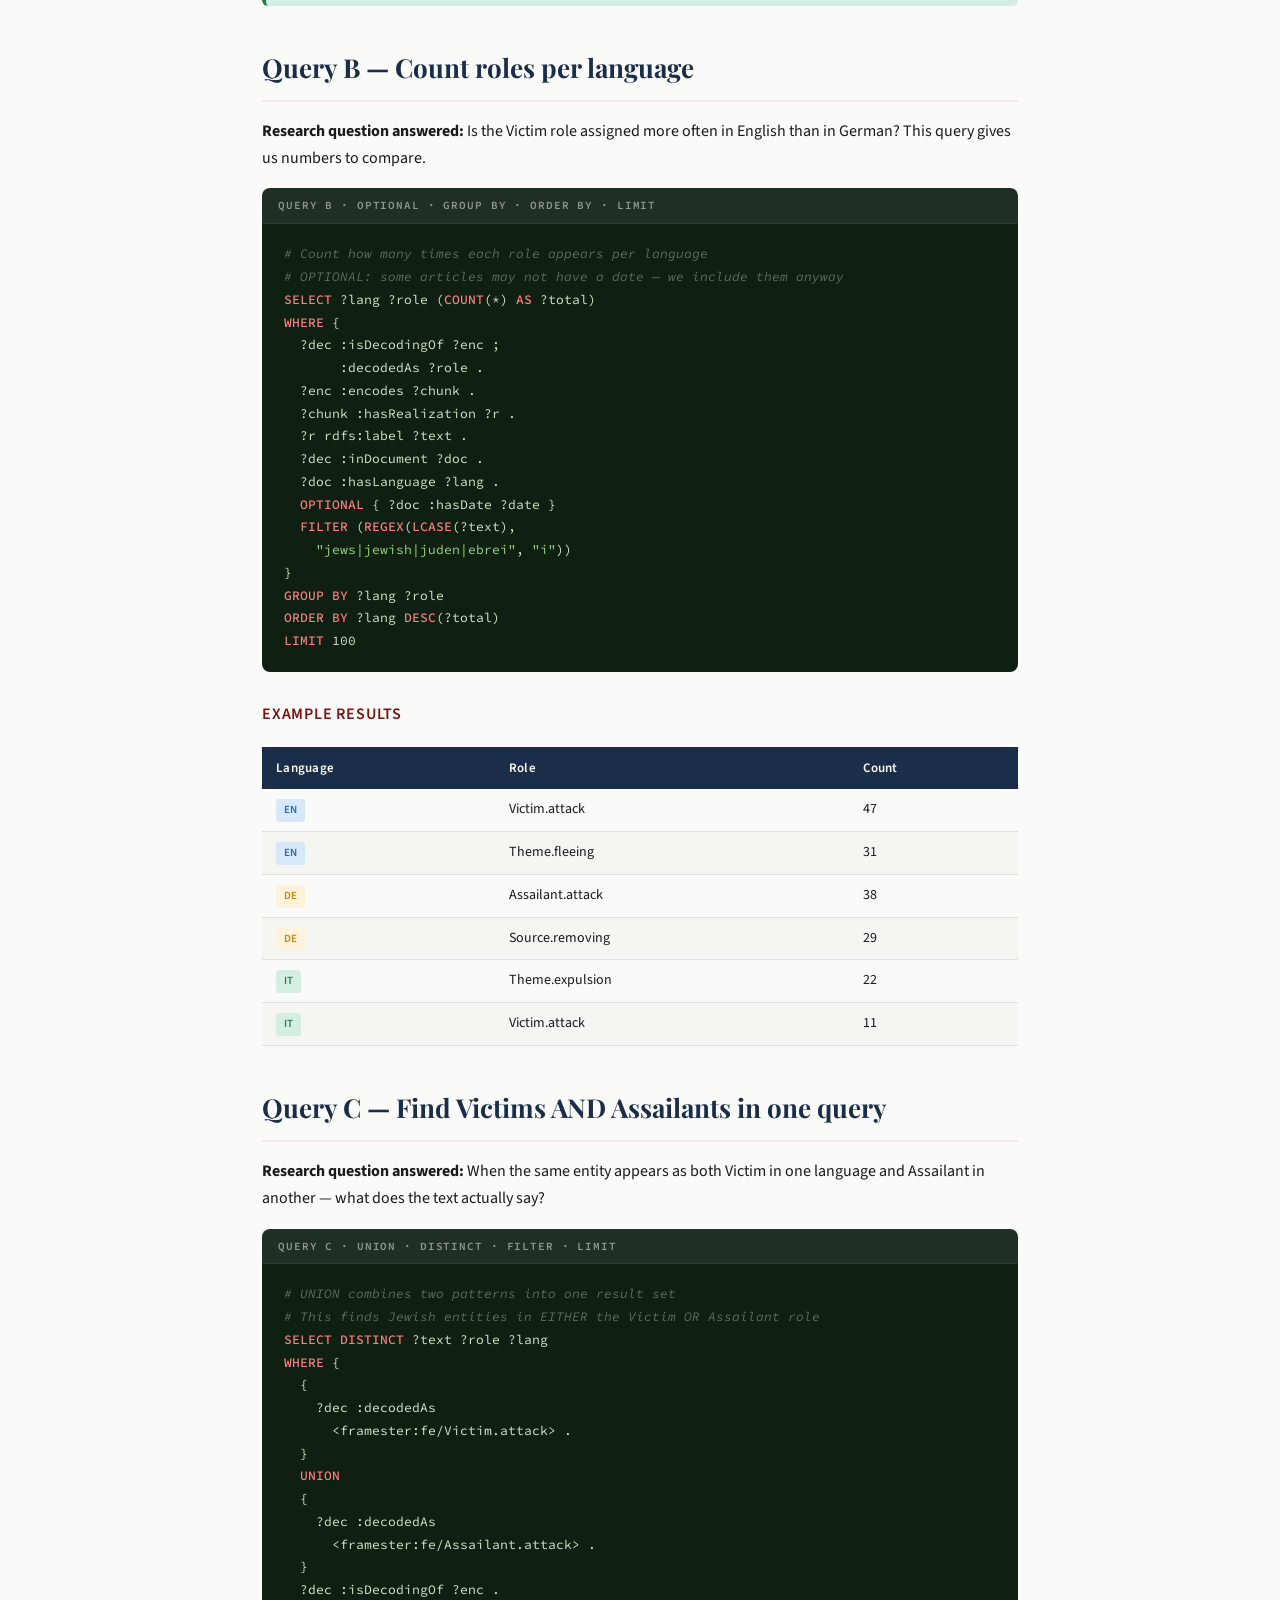
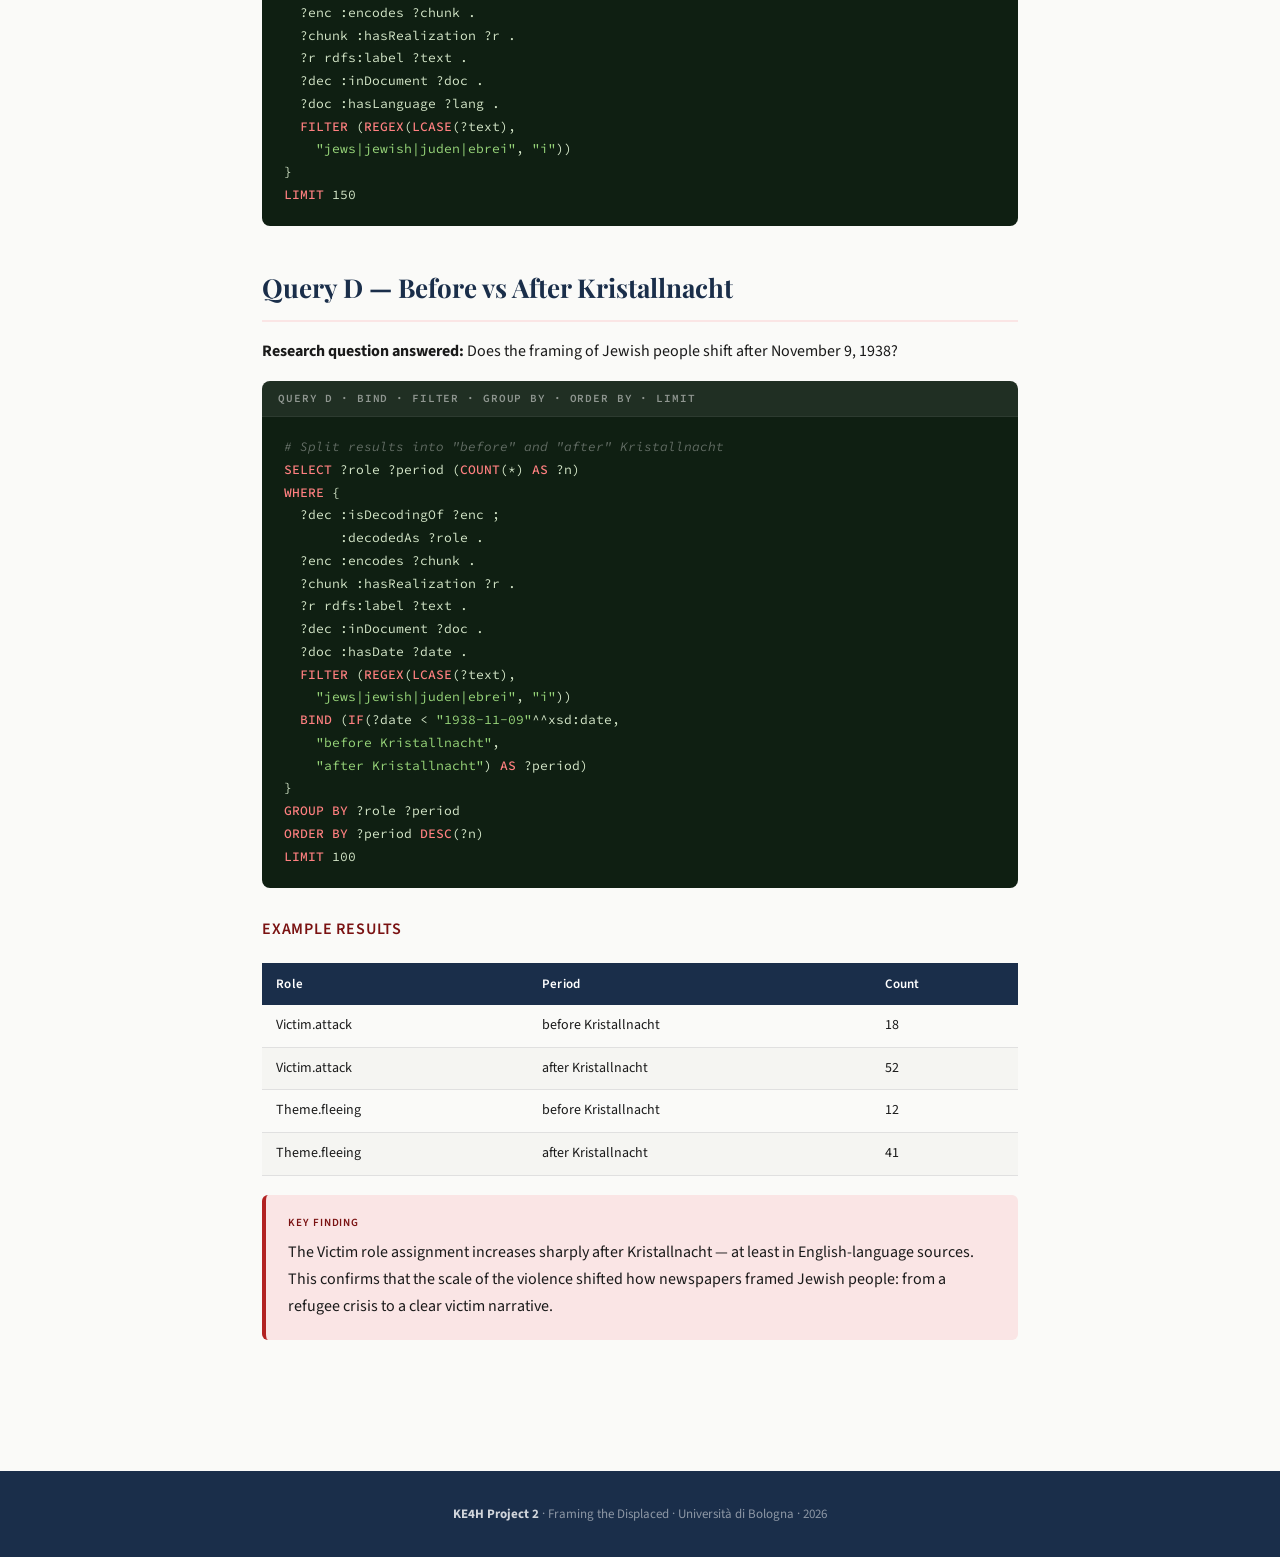
<file: sparql.html>
<!DOCTYPE html>
<html lang="en">
<head>
  <meta charset="UTF-8">
  <meta name="viewport" content="width=device-width, initial-scale=1.0">
  <title>SPARQL Queries · KE4H Project</title>
  <link rel="stylesheet" href="style.css">
</head>
<body>

<nav>
  <span class="nav-brand">KE4H · UniBO</span>
  <div class="nav-links">
    <a href="index.html">Home</a>
    <a href="topic.html">Topic</a>
    <a href="methodology.html">Methodology</a>
    <a href="sparql.html" class="active">SPARQL</a>
    <a href="prompts.html">LLM Experiments</a>
    <a href="evaluation.html">Evaluation</a>
    <a href="challenges.html">Challenges</a>
  </div>
</nav>

<div class="page">
  <div class="hero">
    <div class="hero-inner">
      <div class="hero-tag">SPARQL Queries</div>
      <h1>Querying the Knowledge Graph</h1>
      <p>Four queries that answer our research questions. All six mandatory keywords are present across these queries.</p>
    </div>
  </div>

  <div class="content">

    <div class="callout amber">
      <div class="callout-label">Mandatory keywords — all used</div>
      <strong>DISTINCT</strong> (Query A, B, C) &nbsp;·&nbsp;
      <strong>OPTIONAL</strong> (Query B) &nbsp;·&nbsp;
      <strong>UNION</strong> (Query C) &nbsp;·&nbsp;
      <strong>FILTER + REGEX</strong> (all queries) &nbsp;·&nbsp;
      <strong>LIMIT</strong> (all queries) &nbsp;·&nbsp;
      <strong>ORDER BY</strong> (Query A, B, D)
    </div>

    <!-- QUERY A -->
    <h2>Query A — Who mentions "Jews" and in what role?</h2>
    <p><strong>Research question answered:</strong> Which semantic roles are assigned to Jewish entities across the corpus? This is our starting point — a broad scan across all three languages.</p>

    <div class="code-block">
      <div class="code-label">Query A · DISTINCT · FILTER · REGEX · ORDER BY · LIMIT</div>
      <pre><span class="cm"># Find all text chunks mentioning Jewish people, with their roles and language</span>
<span class="kw">SELECT DISTINCT</span> ?text ?role ?lang
<span class="kw">WHERE</span> {
  ?dec :isDecodingOf ?enc ;
       :decodedAs ?role .
  ?enc :encodes ?chunk .
  ?chunk :hasRealization ?r .
  ?r rdfs:label ?text .
  ?dec :inDocument ?doc .
  ?doc :hasLanguage ?lang .
  <span class="kw">FILTER</span> (<span class="kw">REGEX</span>(<span class="kw">LCASE</span>(?text),
    <span class="str">"jews|jewish|juden|ebrei|flüchtlinge|refugees"</span>, <span class="str">"i"</span>))
}
<span class="kw">ORDER BY</span> ?lang ?role
<span class="kw">LIMIT</span> 200</pre>
    </div>

    <h3>Example Results</h3>
    <table>
      <thead><tr><th>Text (excerpt)</th><th>Role</th><th>Language</th></tr></thead>
      <tbody>
        <tr><td>Jewish refugees</td><td>Victim.fleeing</td><td><span class="lang lang-en">EN</span></td></tr>
        <tr><td>the Jews</td><td>Assailant.attack</td><td><span class="lang lang-de">DE</span></td></tr>
        <tr><td>gli ebrei</td><td>Theme.expulsion</td><td><span class="lang lang-it">IT</span></td></tr>
        <tr><td>Jewish community</td><td>Victim.attack</td><td><span class="lang lang-en">EN</span></td></tr>
        <tr><td>Juden</td><td>Source.removing</td><td><span class="lang lang-de">DE</span></td></tr>
      </tbody>
    </table>

    <div class="callout green">
      <div class="callout-label">Interpretation</div>
      English sources consistently assign the Victim role. German sources assign Assailant or Source roles — framing Jewish people as something to be removed. Italian sources lean toward the passive Theme role.
    </div>

    <!-- QUERY B -->
    <h2>Query B — Count roles per language</h2>
    <p><strong>Research question answered:</strong> Is the Victim role assigned more often in English than in German? This query gives us numbers to compare.</p>

    <div class="code-block">
      <div class="code-label">Query B · OPTIONAL · GROUP BY · ORDER BY · LIMIT</div>
      <pre><span class="cm"># Count how many times each role appears per language</span>
<span class="cm"># OPTIONAL: some articles may not have a date — we include them anyway</span>
<span class="kw">SELECT</span> ?lang ?role (<span class="kw">COUNT</span>(*) <span class="kw">AS</span> ?total)
<span class="kw">WHERE</span> {
  ?dec :isDecodingOf ?enc ;
       :decodedAs ?role .
  ?enc :encodes ?chunk .
  ?chunk :hasRealization ?r .
  ?r rdfs:label ?text .
  ?dec :inDocument ?doc .
  ?doc :hasLanguage ?lang .
  <span class="kw">OPTIONAL</span> { ?doc :hasDate ?date }
  <span class="kw">FILTER</span> (<span class="kw">REGEX</span>(<span class="kw">LCASE</span>(?text),
    <span class="str">"jews|jewish|juden|ebrei"</span>, <span class="str">"i"</span>))
}
<span class="kw">GROUP BY</span> ?lang ?role
<span class="kw">ORDER BY</span> ?lang <span class="kw">DESC</span>(?total)
<span class="kw">LIMIT</span> 100</pre>
    </div>

    <h3>Example Results</h3>
    <table>
      <thead><tr><th>Language</th><th>Role</th><th>Count</th></tr></thead>
      <tbody>
        <tr><td><span class="lang lang-en">EN</span></td><td>Victim.attack</td><td>47</td></tr>
        <tr><td><span class="lang lang-en">EN</span></td><td>Theme.fleeing</td><td>31</td></tr>
        <tr><td><span class="lang lang-de">DE</span></td><td>Assailant.attack</td><td>38</td></tr>
        <tr><td><span class="lang lang-de">DE</span></td><td>Source.removing</td><td>29</td></tr>
        <tr><td><span class="lang lang-it">IT</span></td><td>Theme.expulsion</td><td>22</td></tr>
        <tr><td><span class="lang lang-it">IT</span></td><td>Victim.attack</td><td>11</td></tr>
      </tbody>
    </table>

    <!-- QUERY C -->
    <h2>Query C — Find Victims AND Assailants in one query</h2>
    <p><strong>Research question answered:</strong> When the same entity appears as both Victim in one language and Assailant in another — what does the text actually say?</p>

    <div class="code-block">
      <div class="code-label">Query C · UNION · DISTINCT · FILTER · LIMIT</div>
      <pre><span class="cm"># UNION combines two patterns into one result set</span>
<span class="cm"># This finds Jewish entities in EITHER the Victim OR Assailant role</span>
<span class="kw">SELECT DISTINCT</span> ?text ?role ?lang
<span class="kw">WHERE</span> {
  {
    ?dec :decodedAs
      &lt;framester:fe/Victim.attack&gt; .
  }
  <span class="kw">UNION</span>
  {
    ?dec :decodedAs
      &lt;framester:fe/Assailant.attack&gt; .
  }
  ?dec :isDecodingOf ?enc .
  ?enc :encodes ?chunk .
  ?chunk :hasRealization ?r .
  ?r rdfs:label ?text .
  ?dec :inDocument ?doc .
  ?doc :hasLanguage ?lang .
  <span class="kw">FILTER</span> (<span class="kw">REGEX</span>(<span class="kw">LCASE</span>(?text),
    <span class="str">"jews|jewish|juden|ebrei"</span>, <span class="str">"i"</span>))
}
<span class="kw">LIMIT</span> 150</pre>
    </div>

    <!-- QUERY D -->
    <h2>Query D — Before vs After Kristallnacht</h2>
    <p><strong>Research question answered:</strong> Does the framing of Jewish people shift after November 9, 1938?</p>

    <div class="code-block">
      <div class="code-label">Query D · BIND · FILTER · GROUP BY · ORDER BY · LIMIT</div>
      <pre><span class="cm"># Split results into "before" and "after" Kristallnacht</span>
<span class="kw">SELECT</span> ?role ?period (<span class="kw">COUNT</span>(*) <span class="kw">AS</span> ?n)
<span class="kw">WHERE</span> {
  ?dec :isDecodingOf ?enc ;
       :decodedAs ?role .
  ?enc :encodes ?chunk .
  ?chunk :hasRealization ?r .
  ?r rdfs:label ?text .
  ?dec :inDocument ?doc .
  ?doc :hasDate ?date .
  <span class="kw">FILTER</span> (<span class="kw">REGEX</span>(<span class="kw">LCASE</span>(?text),
    <span class="str">"jews|jewish|juden|ebrei"</span>, <span class="str">"i"</span>))
  <span class="kw">BIND</span> (<span class="kw">IF</span>(?date &lt; <span class="str">"1938-11-09"</span>^^xsd:date,
    <span class="str">"before Kristallnacht"</span>,
    <span class="str">"after Kristallnacht"</span>) <span class="kw">AS</span> ?period)
}
<span class="kw">GROUP BY</span> ?role ?period
<span class="kw">ORDER BY</span> ?period <span class="kw">DESC</span>(?n)
<span class="kw">LIMIT</span> 100</pre>
    </div>

    <h3>Example Results</h3>
    <table>
      <thead><tr><th>Role</th><th>Period</th><th>Count</th></tr></thead>
      <tbody>
        <tr><td>Victim.attack</td><td>before Kristallnacht</td><td>18</td></tr>
        <tr><td>Victim.attack</td><td>after Kristallnacht</td><td>52</td></tr>
        <tr><td>Theme.fleeing</td><td>before Kristallnacht</td><td>12</td></tr>
        <tr><td>Theme.fleeing</td><td>after Kristallnacht</td><td>41</td></tr>
      </tbody>
    </table>

    <div class="callout red">
      <div class="callout-label">Key finding</div>
      The Victim role assignment increases sharply after Kristallnacht — at least in English-language sources. This confirms that the scale of the violence shifted how newspapers framed Jewish people: from a refugee crisis to a clear victim narrative.
    </div>

  </div>

  <footer>
    <strong>KE4H Project 2</strong> · Framing the Displaced · Università di Bologna · 2026
  </footer>
</div>
</body>
</html>
</file>
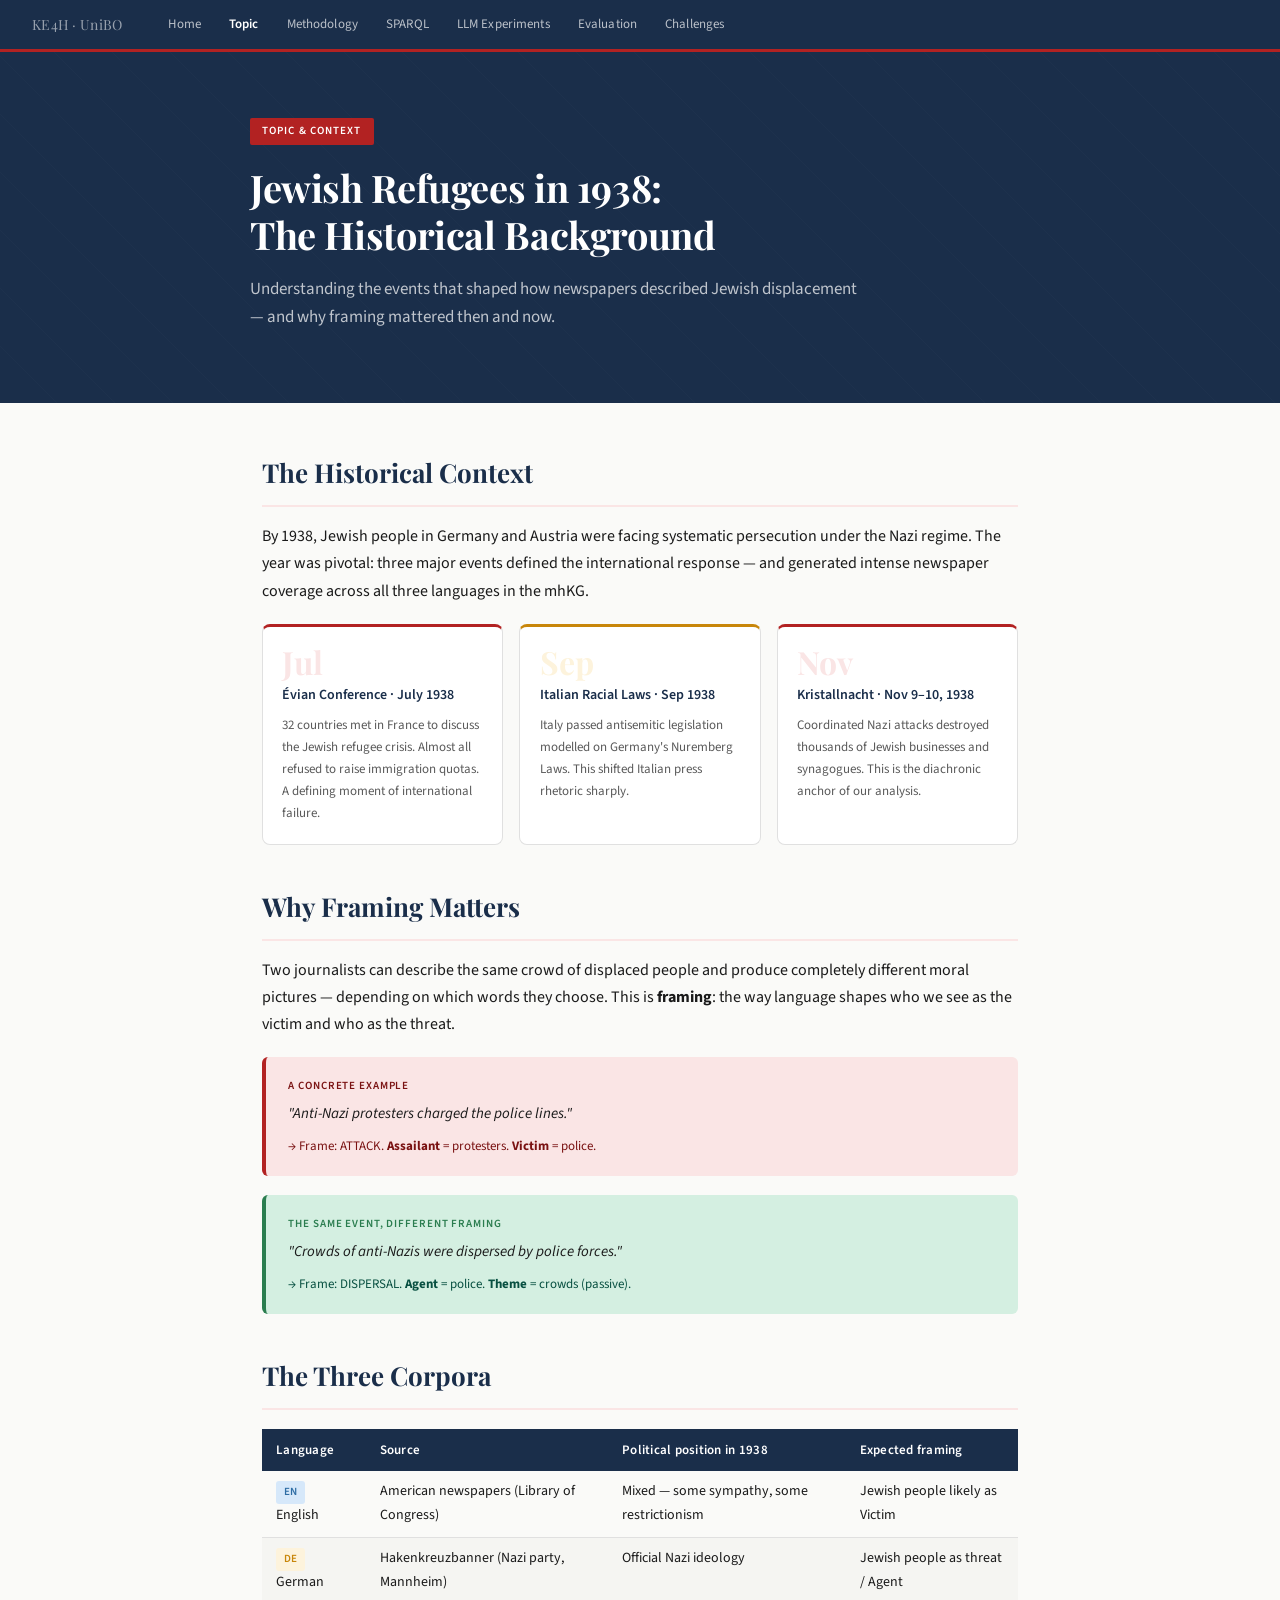
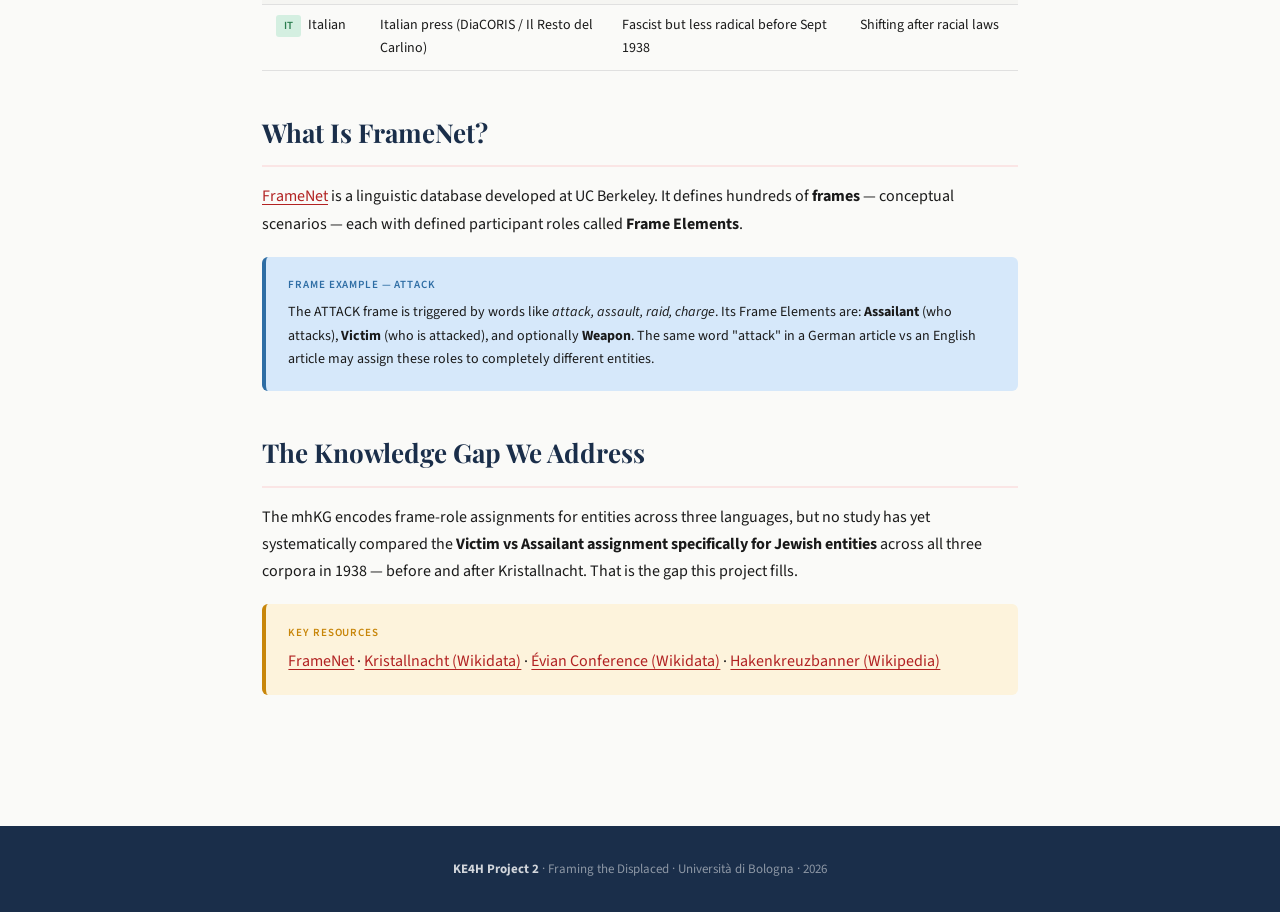
<file: topic.html>
<!DOCTYPE html>
<html lang="en">
<head>
  <meta charset="UTF-8">
  <meta name="viewport" content="width=device-width, initial-scale=1.0">
  <title>Topic & Context · KE4H Project</title>
  <link rel="stylesheet" href="style.css">
</head>
<body>

<nav>
  <span class="nav-brand">KE4H · UniBO</span>
  <div class="nav-links">
    <a href="index.html">Home</a>
    <a href="topic.html" class="active">Topic</a>
    <a href="methodology.html">Methodology</a>
    <a href="sparql.html">SPARQL</a>
    <a href="prompts.html">LLM Experiments</a>
    <a href="evaluation.html">Evaluation</a>
    <a href="challenges.html">Challenges</a>
  </div>
</nav>

<div class="page">
  <div class="hero">
    <div class="hero-inner">
      <div class="hero-tag">Topic & Context</div>
      <h1>Jewish Refugees in 1938:<br>The Historical Background</h1>
      <p>Understanding the events that shaped how newspapers described Jewish displacement — and why framing mattered then and now.</p>
    </div>
  </div>

  <div class="content">

    <h2>The Historical Context</h2>
    <p>By 1938, Jewish people in Germany and Austria were facing systematic persecution under the Nazi regime. The year was pivotal: three major events defined the international response — and generated intense newspaper coverage across all three languages in the mhKG.</p>

    <div class="card-grid">
      <div class="card">
        <div class="card-num">Jul</div>
        <h4>Évian Conference · July 1938</h4>
        <p>32 countries met in France to discuss the Jewish refugee crisis. Almost all refused to raise immigration quotas. A defining moment of international failure.</p>
      </div>
      <div class="card" style="border-top-color:var(--amber);">
        <div class="card-num" style="color:var(--amber-light);">Sep</div>
        <h4>Italian Racial Laws · Sep 1938</h4>
        <p>Italy passed antisemitic legislation modelled on Germany's Nuremberg Laws. This shifted Italian press rhetoric sharply.</p>
      </div>
      <div class="card" style="border-top-color:var(--red);">
        <div class="card-num" style="color:var(--red-light);">Nov</div>
        <h4>Kristallnacht · Nov 9–10, 1938</h4>
        <p>Coordinated Nazi attacks destroyed thousands of Jewish businesses and synagogues. This is the diachronic anchor of our analysis.</p>
      </div>
    </div>

    <h2>Why Framing Matters</h2>
    <p>Two journalists can describe the same crowd of displaced people and produce completely different moral pictures — depending on which words they choose. This is <strong>framing</strong>: the way language shapes who we see as the victim and who as the threat.</p>

    <div class="callout red">
      <div class="callout-label">A concrete example</div>
      <p style="margin:0; font-size:15px;"><em>"Anti-Nazi protesters charged the police lines."</em></p>
      <p style="margin:0.5rem 0 0; font-size:13px; color:var(--red-dark);">→ Frame: ATTACK. <strong>Assailant</strong> = protesters. <strong>Victim</strong> = police.</p>
    </div>

    <div class="callout green" style="margin-top:8px;">
      <div class="callout-label">The same event, different framing</div>
      <p style="margin:0; font-size:15px;"><em>"Crowds of anti-Nazis were dispersed by police forces."</em></p>
      <p style="margin:0.5rem 0 0; font-size:13px; color:#085041;">→ Frame: DISPERSAL. <strong>Agent</strong> = police. <strong>Theme</strong> = crowds (passive).</p>
    </div>

    <h2>The Three Corpora</h2>
    <table>
      <thead>
        <tr>
          <th>Language</th>
          <th>Source</th>
          <th>Political position in 1938</th>
          <th>Expected framing</th>
        </tr>
      </thead>
      <tbody>
        <tr>
          <td><span class="lang lang-en">EN</span> English</td>
          <td>American newspapers (Library of Congress)</td>
          <td>Mixed — some sympathy, some restrictionism</td>
          <td>Jewish people likely as Victim</td>
        </tr>
        <tr>
          <td><span class="lang lang-de">DE</span> German</td>
          <td>Hakenkreuzbanner (Nazi party, Mannheim)</td>
          <td>Official Nazi ideology</td>
          <td>Jewish people as threat / Agent</td>
        </tr>
        <tr>
          <td><span class="lang lang-it">IT</span> Italian</td>
          <td>Italian press (DiaCORIS / Il Resto del Carlino)</td>
          <td>Fascist but less radical before Sept 1938</td>
          <td>Shifting after racial laws</td>
        </tr>
      </tbody>
    </table>

    <h2>What Is FrameNet?</h2>
    <p><a href="https://framenet.icsi.berkeley.edu/" target="_blank">FrameNet</a> is a linguistic database developed at UC Berkeley. It defines hundreds of <strong>frames</strong> — conceptual scenarios — each with defined participant roles called <strong>Frame Elements</strong>.</p>

    <div class="callout blue">
      <div class="callout-label">Frame example — ATTACK</div>
      <p style="margin:0; font-size:14px;">The ATTACK frame is triggered by words like <em>attack, assault, raid, charge</em>. Its Frame Elements are: <strong>Assailant</strong> (who attacks), <strong>Victim</strong> (who is attacked), and optionally <strong>Weapon</strong>. The same word "attack" in a German article vs an English article may assign these roles to completely different entities.</p>
    </div>

    <h2>The Knowledge Gap We Address</h2>
    <p>The mhKG encodes frame-role assignments for entities across three languages, but no study has yet systematically compared the <strong>Victim vs Assailant assignment specifically for Jewish entities</strong> across all three corpora in 1938 — before and after Kristallnacht. That is the gap this project fills.</p>

    <div class="callout amber">
      <div class="callout-label">Key resources</div>
      <a href="https://framenet.icsi.berkeley.edu/" target="_blank">FrameNet</a> ·
      <a href="https://www.wikidata.org/wiki/Q153010" target="_blank">Kristallnacht (Wikidata)</a> ·
      <a href="https://www.wikidata.org/wiki/Q179016" target="_blank">Évian Conference (Wikidata)</a> ·
      <a href="https://en.wikipedia.org/wiki/Hakenkreuzbanner" target="_blank">Hakenkreuzbanner (Wikipedia)</a>
    </div>

  </div>

  <footer>
    <strong>KE4H Project 2</strong> · Framing the Displaced · Università di Bologna · 2026
  </footer>
</div>
</body>
</html>
</file>
<file: style.css>
@import url('https://fonts.googleapis.com/css2?family=Playfair+Display:wght@400;600;700&family=Source+Sans+3:ital,wght@0,300;0,400;0,600;1,400&family=Source+Code+Pro:wght@400;500&display=swap');

:root {
  --red: #B22222;
  --red-dark: #7A1212;
  --red-light: #FAE5E5;
  --navy: #1A2E4A;
  --blue: #2E6DA4;
  --blue-light: #D6E8FA;
  --green: #2A7D4F;
  --green-light: #D4EFE1;
  --amber: #C8860A;
  --amber-light: #FDF3DC;
  --purple: #5B3A8E;
  --purple-light: #EAE0F8;
  --teal: #1A7A6E;
  --teal-light: #D4F0EC;
  --text: #1A1A1A;
  --text-secondary: #5A5A5A;
  --border: #E0E0E0;
  --bg: #FAFAF8;
  --white: #FFFFFF;
}

* { box-sizing: border-box; margin: 0; padding: 0; }

html { scroll-behavior: smooth; }

body {
  font-family: 'Source Sans 3', Georgia, serif;
  font-weight: 400;
  background: var(--bg);
  color: var(--text);
  font-size: 16px;
  line-height: 1.7;
}

/* ── NAV ─────────────────────────────────────────────────────────────── */
nav {
  position: fixed;
  top: 0; left: 0; right: 0;
  z-index: 100;
  background: var(--navy);
  display: flex;
  align-items: center;
  padding: 0 2rem;
  height: 52px;
  gap: 0;
  border-bottom: 3px solid var(--red);
}

.nav-brand {
  font-family: 'Playfair Display', serif;
  font-size: 14px;
  color: rgba(255,255,255,0.55);
  margin-right: 2rem;
  white-space: nowrap;
  letter-spacing: 0.02em;
  flex-shrink: 0;
}

.nav-links {
  display: flex;
  gap: 0;
  flex-wrap: nowrap;
  overflow-x: auto;
}

.nav-links a {
  font-size: 13px;
  color: rgba(255,255,255,0.7);
  text-decoration: none;
  padding: 0 14px;
  height: 52px;
  display: flex;
  align-items: center;
  border-bottom: 3px solid transparent;
  margin-bottom: -3px;
  transition: all 0.15s;
  white-space: nowrap;
  font-weight: 400;
  letter-spacing: 0.01em;
}

.nav-links a:hover { color: white; background: rgba(255,255,255,0.06); }
.nav-links a.active { color: white; border-bottom-color: var(--red); font-weight: 600; }

/* ── LAYOUT ──────────────────────────────────────────────────────────── */
.page { padding-top: 52px; }

.hero {
  background: var(--navy);
  color: white;
  padding: 4rem 2rem 3.5rem;
  position: relative;
  overflow: hidden;
}

.hero::before {
  content: '';
  position: absolute;
  inset: 0;
  background: repeating-linear-gradient(
    45deg,
    transparent,
    transparent 40px,
    rgba(255,255,255,0.015) 40px,
    rgba(255,255,255,0.015) 41px
  );
}

.hero-inner { max-width: 780px; margin: 0 auto; position: relative; }
.hero-tag {
  display: inline-block;
  font-size: 11px;
  font-weight: 600;
  letter-spacing: 0.1em;
  text-transform: uppercase;
  background: var(--red);
  color: white;
  padding: 4px 12px;
  border-radius: 2px;
  margin-bottom: 1.2rem;
}

.hero h1 {
  font-family: 'Playfair Display', serif;
  font-size: clamp(24px, 4vw, 38px);
  font-weight: 700;
  line-height: 1.25;
  margin-bottom: 1rem;
  letter-spacing: -0.01em;
}

.hero p {
  font-size: 17px;
  color: rgba(255,255,255,0.72);
  max-width: 620px;
  line-height: 1.65;
}

.content { max-width: 820px; margin: 0 auto; padding: 3rem 2rem; }

/* ── TYPOGRAPHY ──────────────────────────────────────────────────────── */
h2 {
  font-family: 'Playfair Display', serif;
  font-size: 26px;
  font-weight: 700;
  color: var(--navy);
  margin: 2.5rem 0 1rem;
  padding-bottom: 10px;
  border-bottom: 2px solid var(--red-light);
}

h2:first-child { margin-top: 0; }

h3 {
  font-family: 'Source Sans 3', sans-serif;
  font-size: 16px;
  font-weight: 600;
  color: var(--red-dark);
  margin: 1.8rem 0 0.6rem;
  text-transform: uppercase;
  letter-spacing: 0.05em;
}

p { margin-bottom: 1rem; color: var(--text); }

a { color: var(--red); text-decoration: underline; text-underline-offset: 3px; }
a:hover { color: var(--red-dark); }

/* ── CALLOUT BOXES ───────────────────────────────────────────────────── */
.callout {
  border-radius: 6px;
  padding: 1.2rem 1.4rem;
  margin: 1.2rem 0;
  border-left: 4px solid;
}

.callout-label {
  font-size: 11px;
  font-weight: 600;
  letter-spacing: 0.08em;
  text-transform: uppercase;
  margin-bottom: 6px;
}

.callout.red   { background: var(--red-light);    border-color: var(--red);    }
.callout.blue  { background: var(--blue-light);   border-color: var(--blue);   }
.callout.green { background: var(--green-light);  border-color: var(--green);  }
.callout.amber { background: var(--amber-light);  border-color: var(--amber);  }
.callout.purple{ background: var(--purple-light); border-color: var(--purple); }
.callout.teal  { background: var(--teal-light);   border-color: var(--teal);   }

.callout.red    .callout-label { color: var(--red-dark); }
.callout.blue   .callout-label { color: var(--blue); }
.callout.green  .callout-label { color: var(--green); }
.callout.amber  .callout-label { color: var(--amber); }
.callout.purple .callout-label { color: var(--purple); }
.callout.teal   .callout-label { color: var(--teal); }

/* ── CODE ────────────────────────────────────────────────────────────── */
.code-block {
  background: #0F1F12;
  border-radius: 8px;
  margin: 1rem 0;
  overflow: hidden;
}

.code-label {
  background: rgba(255,255,255,0.07);
  padding: 8px 16px;
  font-size: 11px;
  font-weight: 600;
  letter-spacing: 0.08em;
  text-transform: uppercase;
  color: rgba(255,255,255,0.5);
  font-family: 'Source Code Pro', monospace;
  border-bottom: 1px solid rgba(255,255,255,0.06);
}

pre {
  padding: 1.2rem 1.4rem;
  font-family: 'Source Code Pro', monospace;
  font-size: 13px;
  line-height: 1.75;
  color: #D4E6C8;
  overflow-x: auto;
  white-space: pre;
}

.kw  { color: #FF8080; font-weight: 500; }
.str { color: #98D67A; }
.cm  { color: rgba(255,255,255,0.35); font-style: italic; }
.uri { color: #79C5FF; }

/* ── TABLES ──────────────────────────────────────────────────────────── */
table { width: 100%; border-collapse: collapse; margin: 1.2rem 0; font-size: 14px; }
th {
  background: var(--navy);
  color: white;
  padding: 10px 14px;
  text-align: left;
  font-weight: 600;
  font-size: 13px;
  letter-spacing: 0.02em;
}
td { padding: 9px 14px; border-bottom: 1px solid var(--border); vertical-align: top; }
tr:nth-child(even) td { background: #F5F5F2; }
tr:hover td { background: var(--red-light); }

/* ── CARDS ───────────────────────────────────────────────────────────── */
.card-grid { display: grid; grid-template-columns: repeat(auto-fit, minmax(240px, 1fr)); gap: 1rem; margin: 1.2rem 0; }

.card {
  background: white;
  border: 1px solid var(--border);
  border-radius: 8px;
  padding: 1.2rem;
  border-top: 3px solid var(--red);
}

.card-num {
  font-family: 'Playfair Display', serif;
  font-size: 32px;
  font-weight: 700;
  color: var(--red-light);
  line-height: 1;
  margin-bottom: 6px;
}

.card h4 {
  font-size: 14px;
  font-weight: 600;
  color: var(--navy);
  margin-bottom: 6px;
}

.card p { font-size: 13px; color: var(--text-secondary); margin: 0; }

/* ── STEPS ───────────────────────────────────────────────────────────── */
.step-list { margin: 1rem 0; }

.step-item {
  display: flex;
  gap: 1rem;
  margin-bottom: 1.2rem;
  align-items: flex-start;
}

.step-num {
  width: 32px;
  height: 32px;
  border-radius: 50%;
  background: var(--red);
  color: white;
  font-size: 14px;
  font-weight: 600;
  display: flex;
  align-items: center;
  justify-content: center;
  flex-shrink: 0;
  margin-top: 2px;
}

.step-content h4 { font-size: 15px; font-weight: 600; color: var(--navy); margin-bottom: 4px; }
.step-content p  { font-size: 14px; color: var(--text-secondary); margin: 0; }

/* ── EVAL ────────────────────────────────────────────────────────────── */
.eval-grid { display: grid; grid-template-columns: 1fr 1fr; gap: 1rem; margin: 1rem 0; }

.eval-card {
  background: white;
  border: 1px solid var(--border);
  border-radius: 8px;
  padding: 1.2rem;
}

.eval-card h4 { font-size: 14px; font-weight: 600; color: var(--navy); margin-bottom: 1rem; }

.eval-row { margin-bottom: 10px; }
.eval-row-top { display: flex; justify-content: space-between; margin-bottom: 4px; font-size: 13px; color: var(--text-secondary); }
.eval-score { font-weight: 600; color: var(--text); }
.bar-bg { height: 6px; background: #E8E8E8; border-radius: 3px; }
.bar-fill { height: 6px; border-radius: 3px; transition: width 0.5s ease; }

/* ── FOOTER ──────────────────────────────────────────────────────────── */
footer {
  background: var(--navy);
  color: rgba(255,255,255,0.5);
  text-align: center;
  padding: 2rem;
  font-size: 13px;
  margin-top: 4rem;
}

footer strong { color: rgba(255,255,255,0.8); }

/* ── PROMPT BOX ──────────────────────────────────────────────────────── */
.prompt {
  background: #F9F6FF;
  border: 1px solid #C9B8F0;
  border-left: 4px solid var(--purple);
  border-radius: 6px;
  padding: 1.2rem 1.4rem;
  font-style: italic;
  font-size: 14px;
  line-height: 1.7;
  margin: 0.8rem 0 1.2rem;
  color: #2A1A4A;
}

/* ── TEAM GRID ───────────────────────────────────────────────────────── */
.team-grid { display: grid; grid-template-columns: repeat(auto-fit, minmax(160px, 1fr)); gap: 1rem; margin: 1rem 0; }
.team-card { background: white; border: 1px solid var(--border); border-radius: 8px; padding: 1.2rem; text-align: center; }
.team-initial { width: 48px; height: 48px; border-radius: 50%; background: var(--red); color: white; font-family: 'Playfair Display', serif; font-size: 20px; font-weight: 700; display: flex; align-items: center; justify-content: center; margin: 0 auto 0.8rem; }
.team-name { font-size: 14px; font-weight: 600; color: var(--navy); margin-bottom: 2px; }
.team-role { font-size: 12px; color: var(--text-secondary); }

/* ── LANG TAGS ───────────────────────────────────────────────────────── */
.lang { display: inline-block; font-size: 11px; font-weight: 600; padding: 2px 8px; border-radius: 3px; margin-right: 4px; }
.lang-en { background: var(--blue-light);   color: var(--blue); }
.lang-de { background: var(--amber-light);  color: var(--amber); }
.lang-it { background: var(--green-light);  color: var(--green); }

/* ── RESPONSIVE ──────────────────────────────────────────────────────── */
@media(max-width:640px) {
  .nav-brand { display: none; }
  .eval-grid, .card-grid { grid-template-columns: 1fr; }
  .hero { padding: 2.5rem 1.2rem 2rem; }
  .content { padding: 2rem 1.2rem; }
  nav { padding: 0 1rem; }
}
</file>
